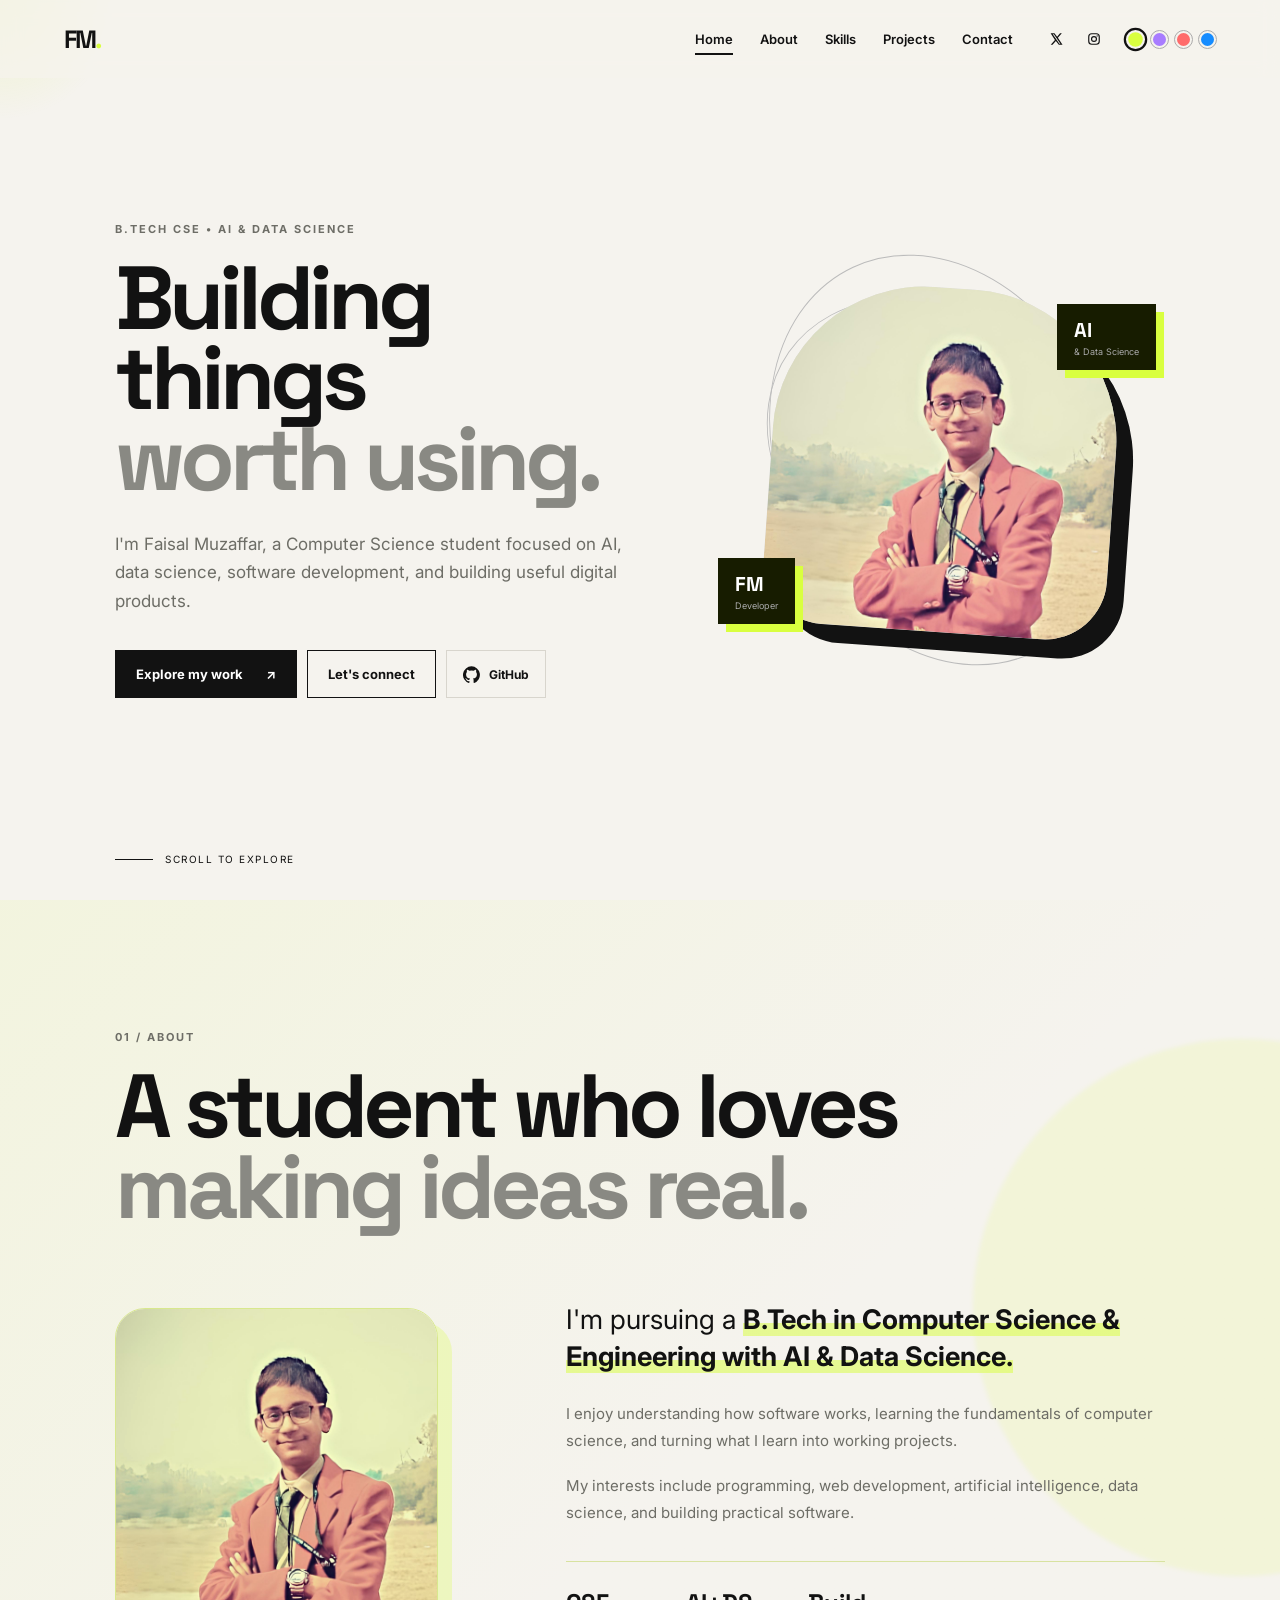
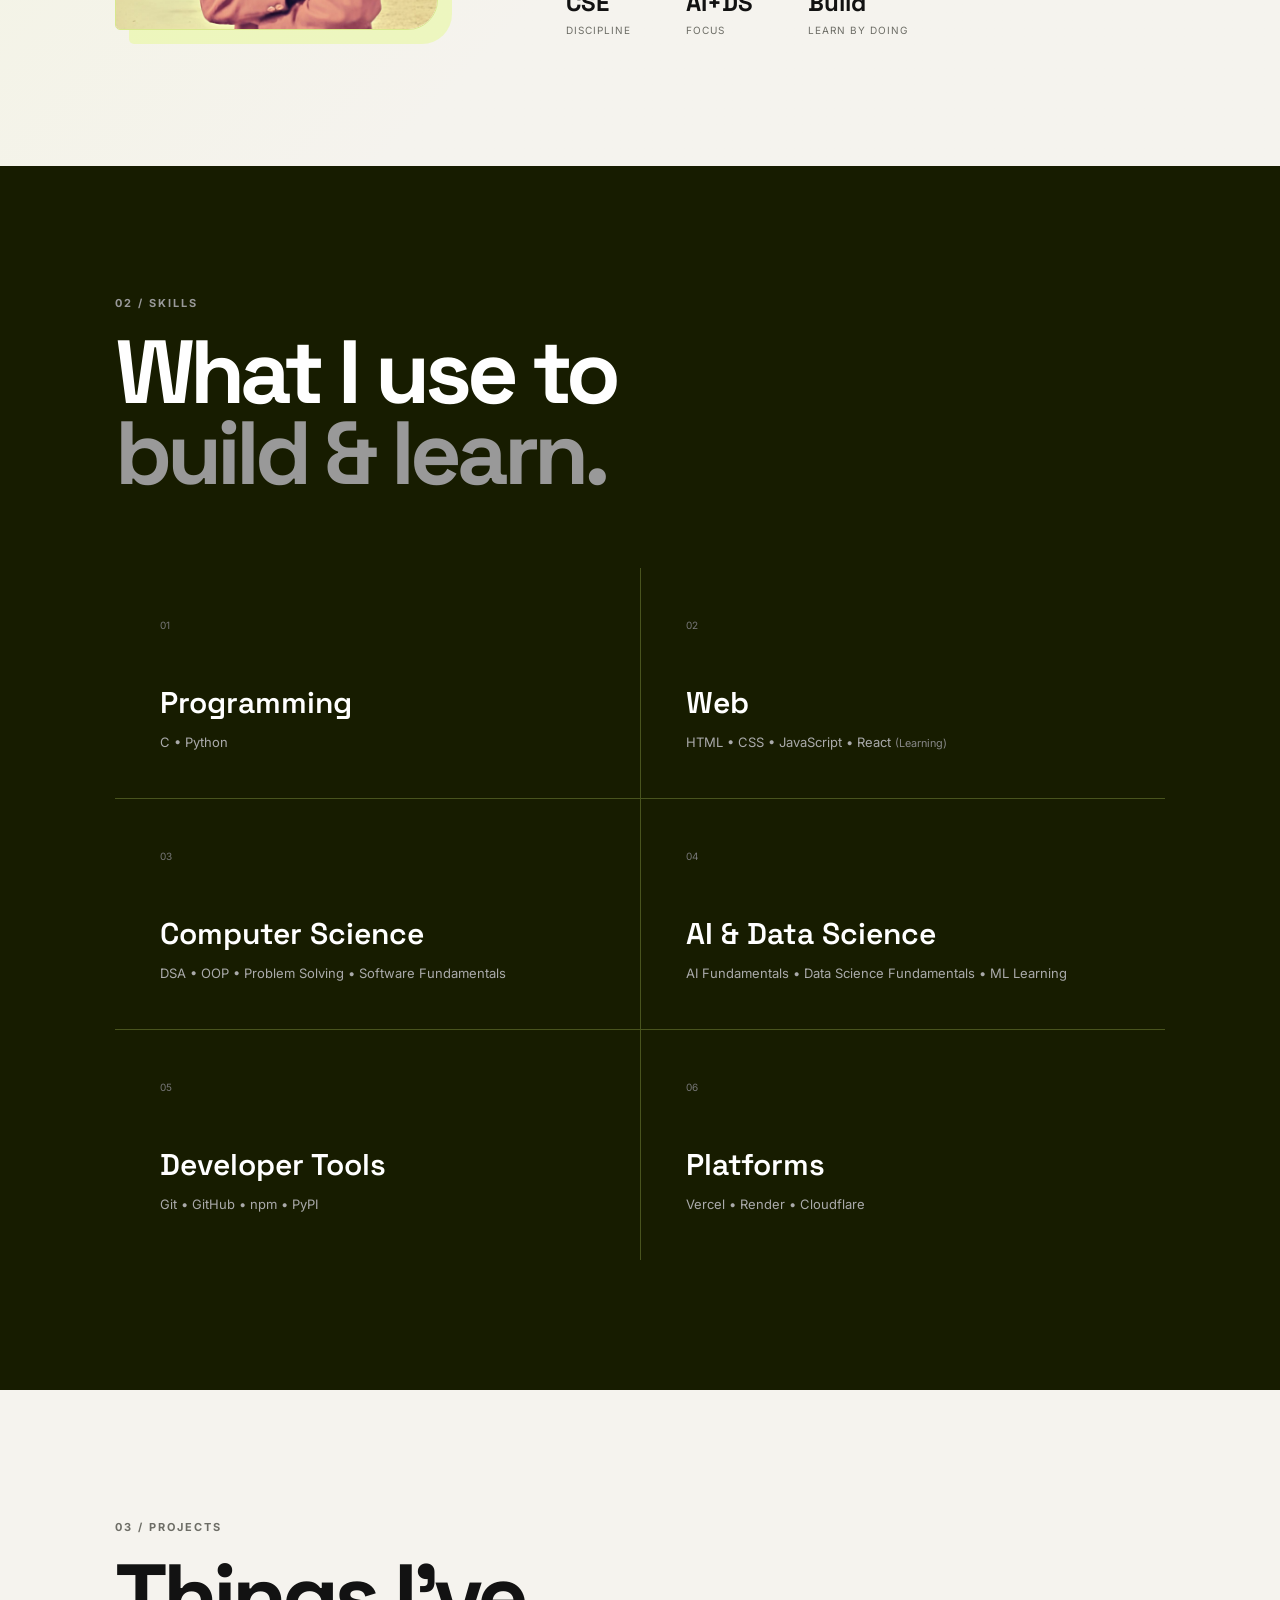
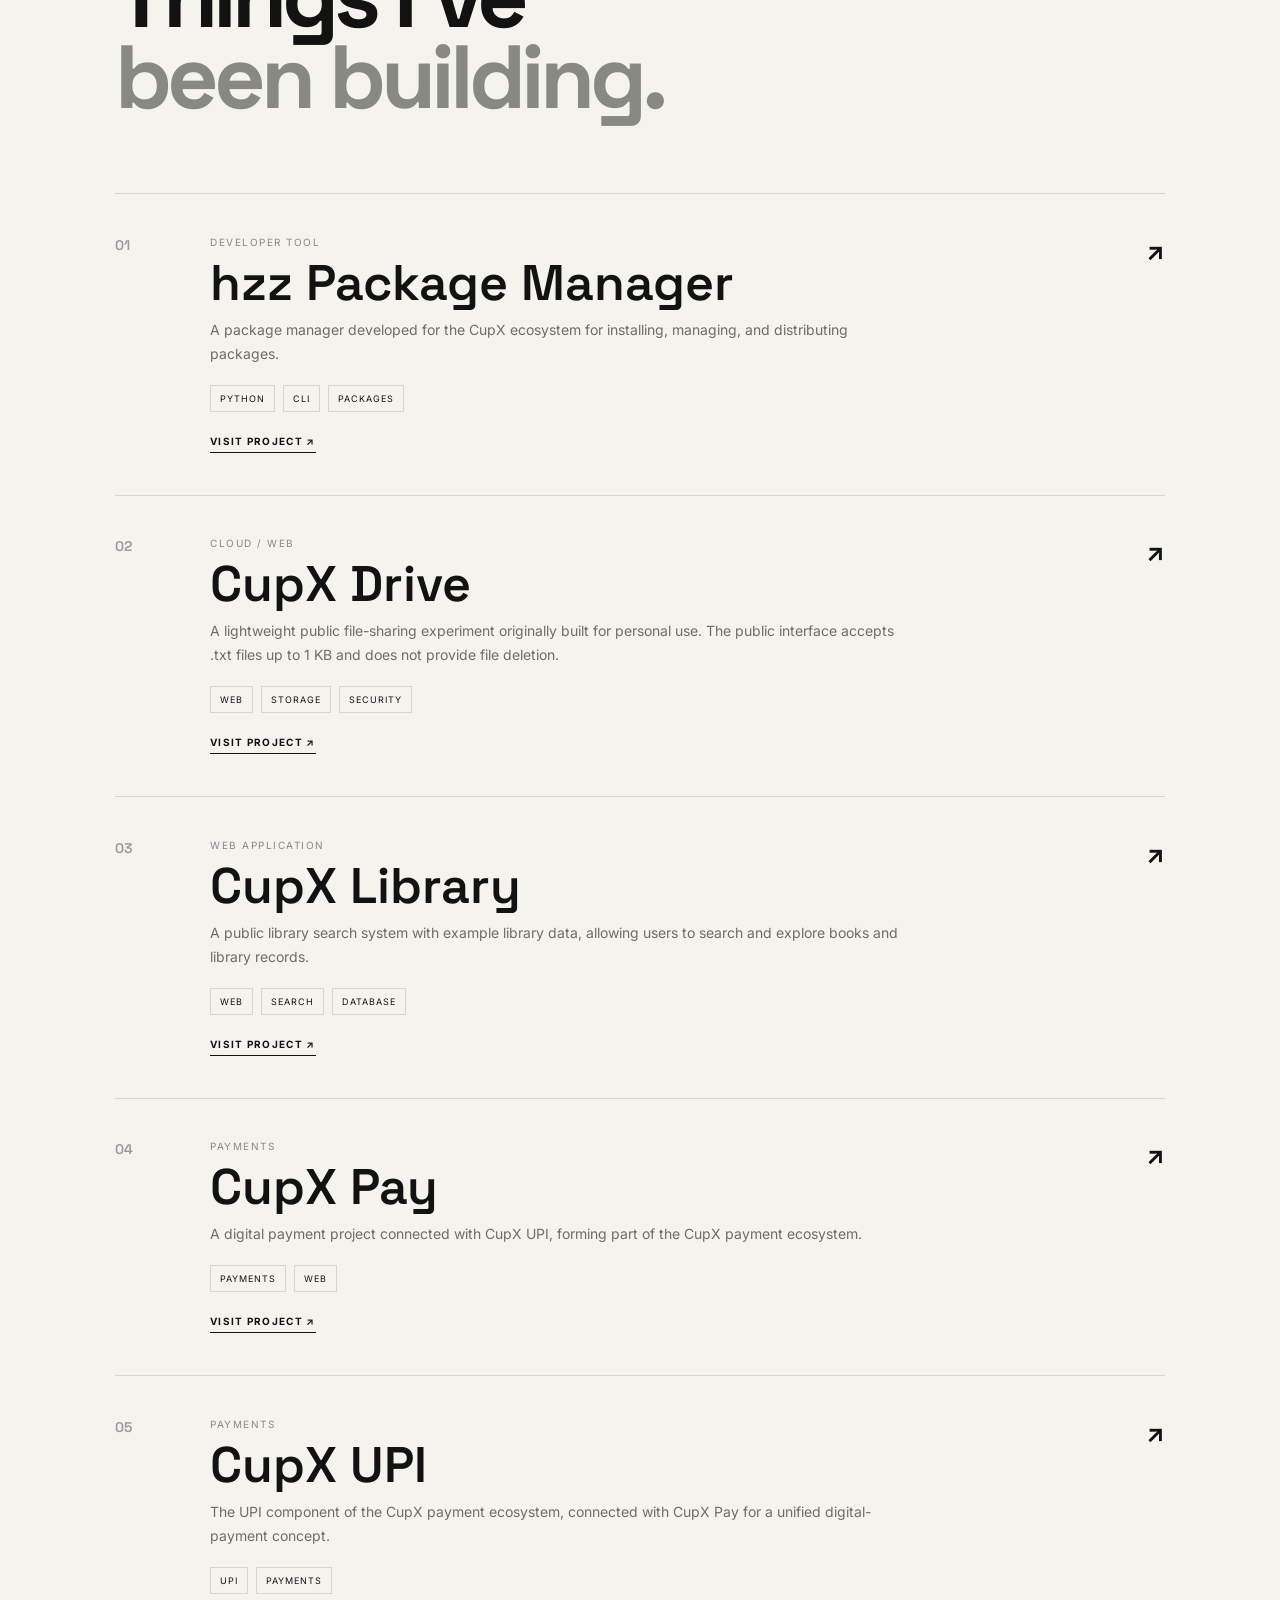
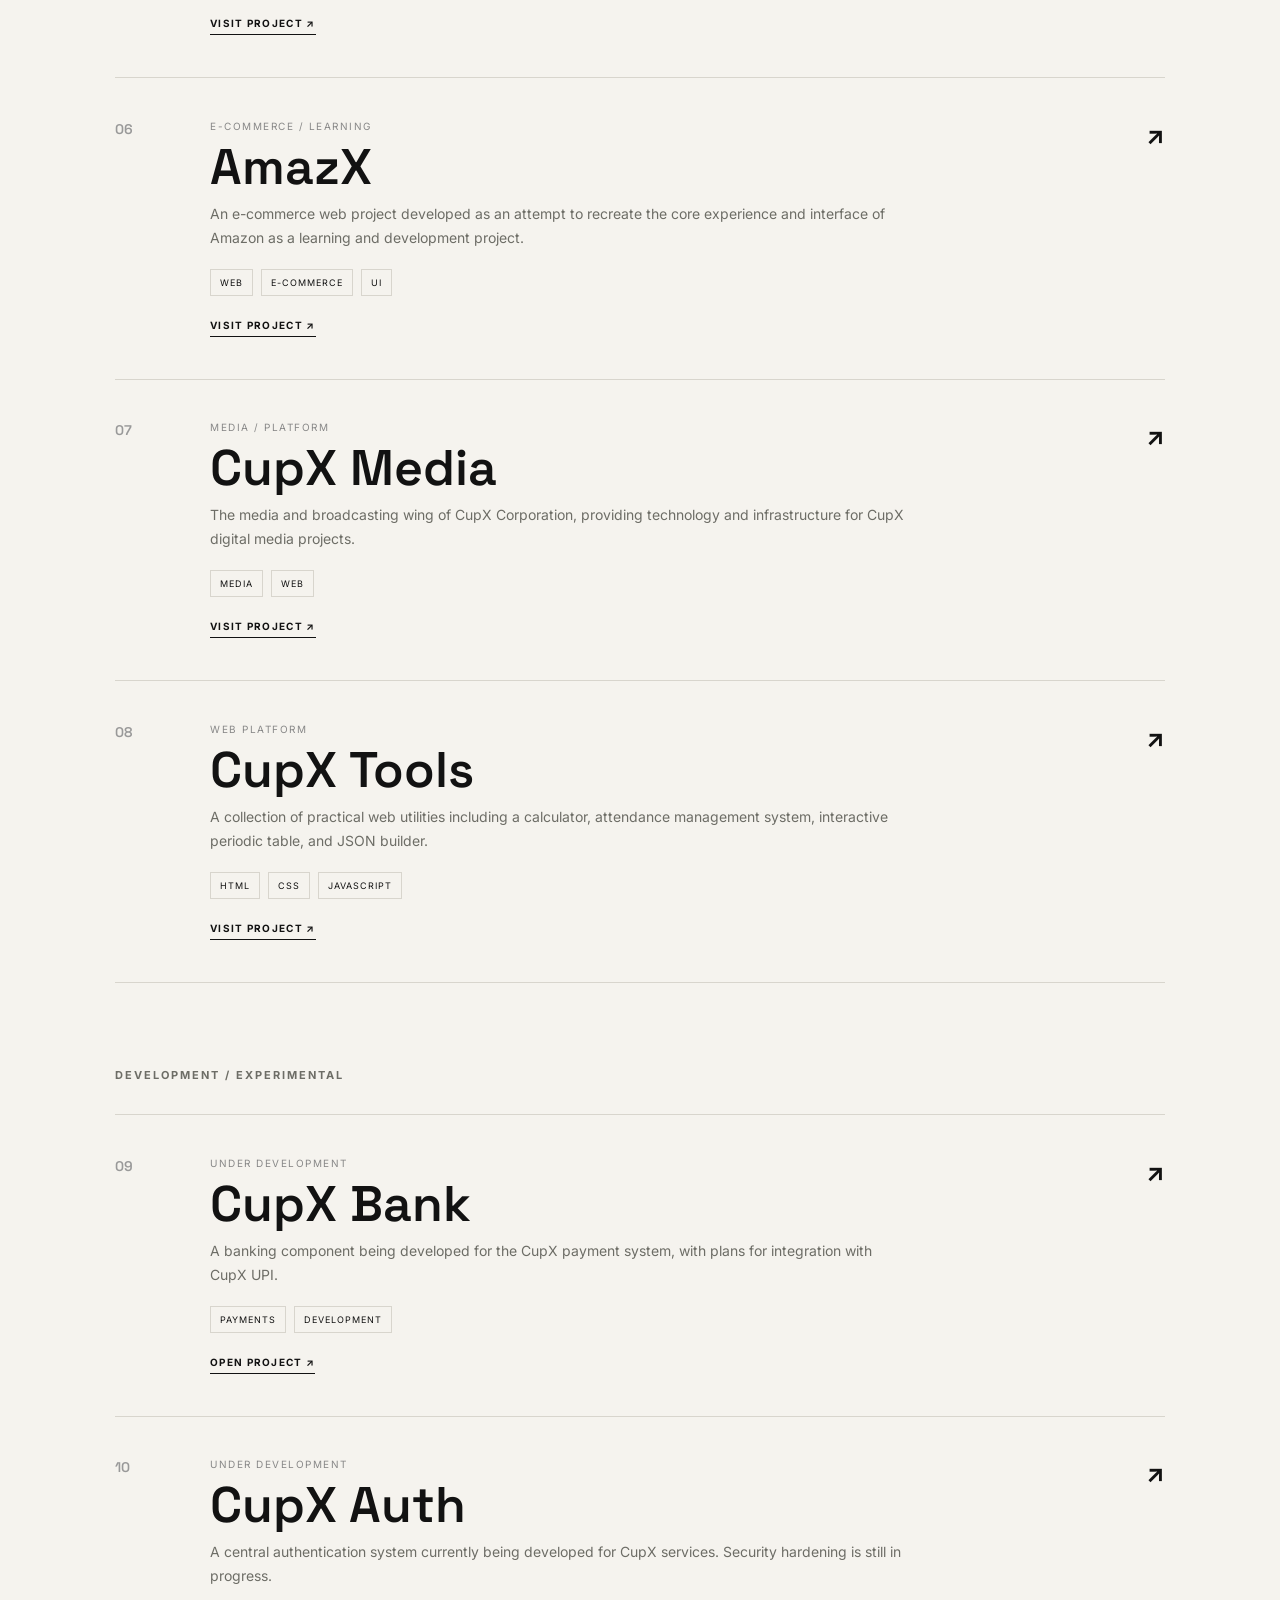
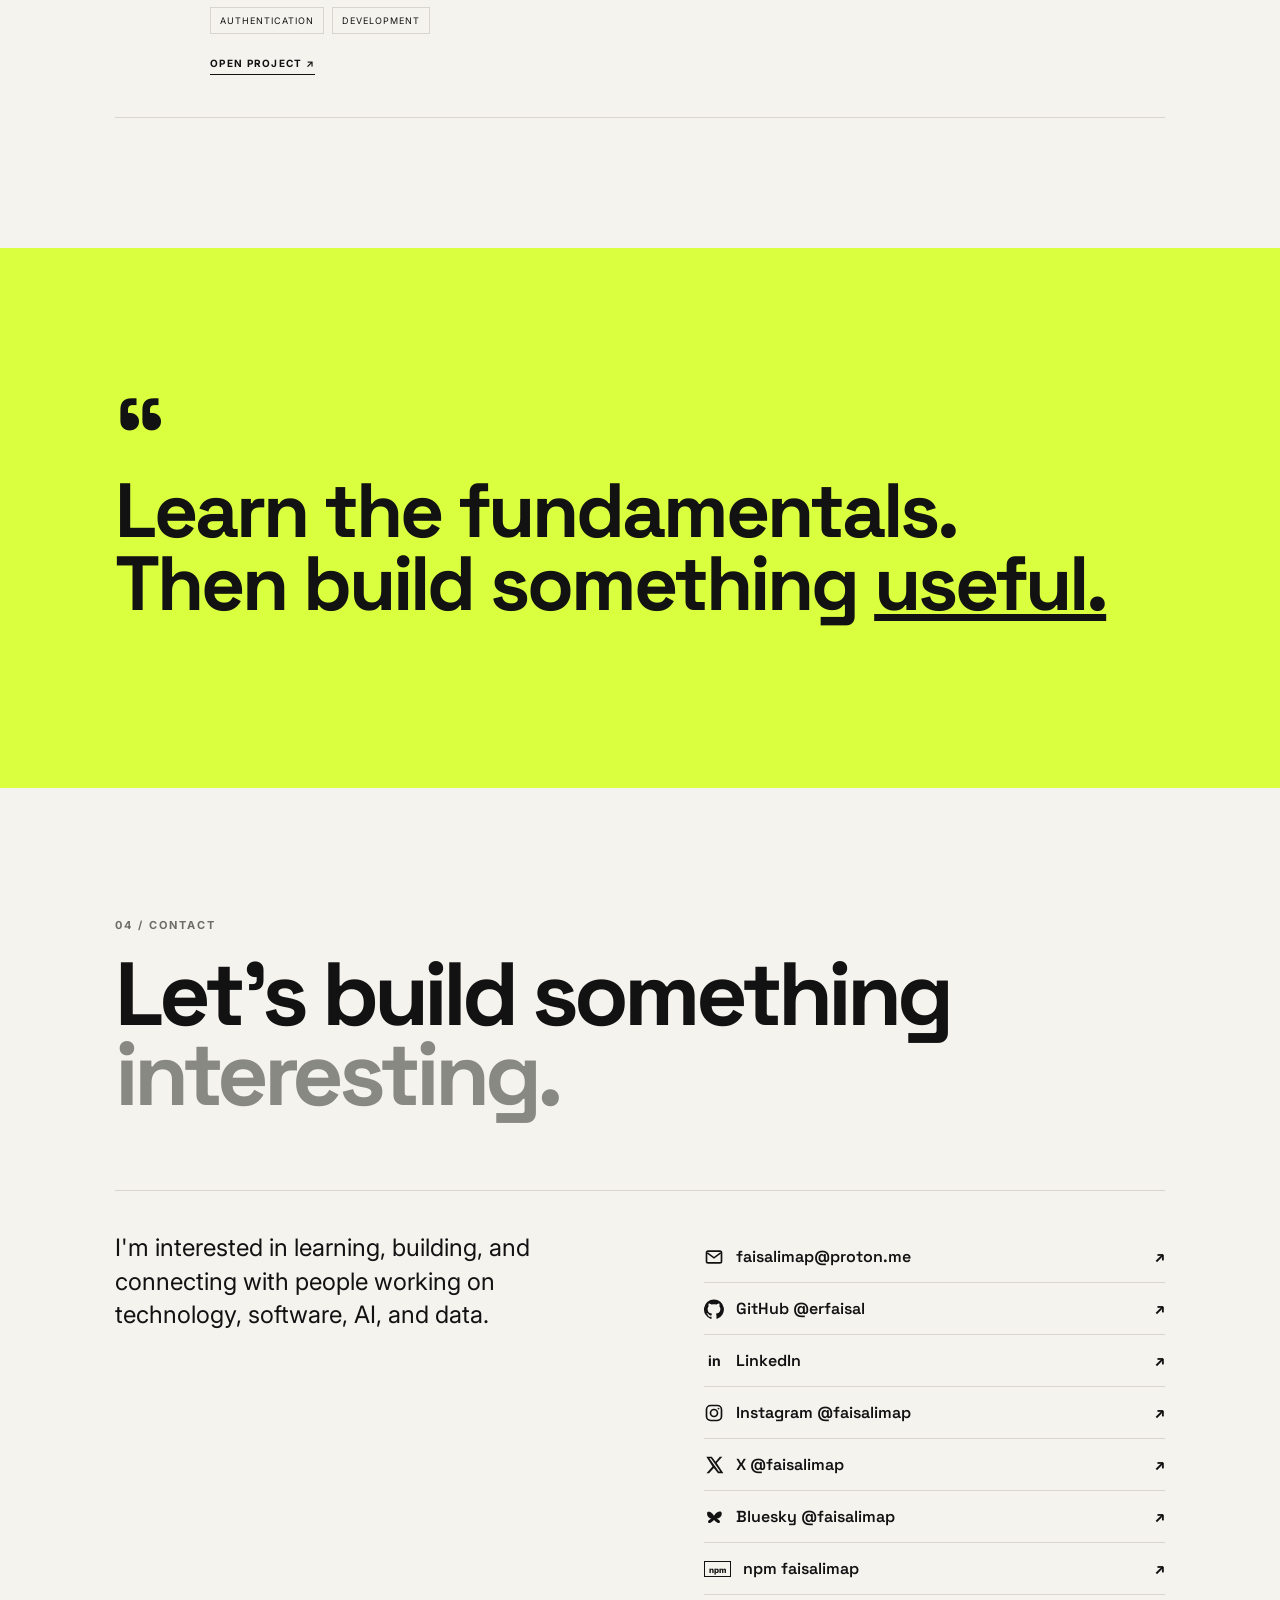
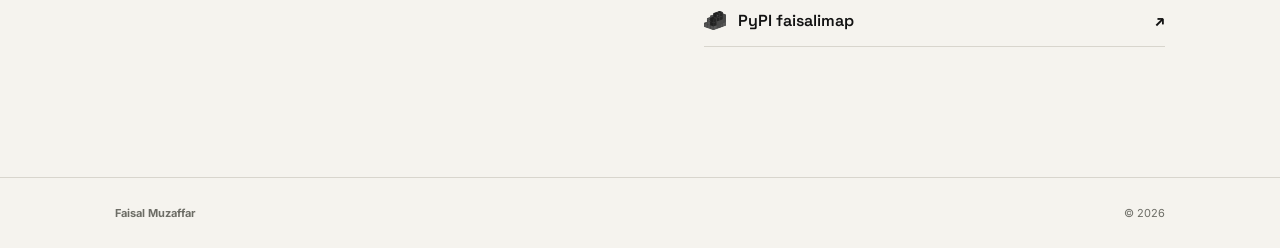
<file: index.html>
<!doctype html>
<html lang="en">
<head>
<meta charset="utf-8">
<meta name="viewport" content="width=device-width,initial-scale=1">
<meta name="description" content="Faisal Muzaffar — B.Tech CSE, AI & Data Science student and developer.">
<title>Faisal Muzaffar | Developer</title>
<link id="favicon" rel="icon" type="image/png" href="g.png"><meta name="theme-color" content="#d9ff3f">
<link rel="preconnect" href="https://fonts.googleapis.com">
<link rel="preconnect" href="https://fonts.gstatic.com" crossorigin>
<link href="https://fonts.googleapis.com/css2?family=Inter:wght@400;500;600;700;800&family=Space+Grotesk:wght@500;600;700&display=swap" rel="stylesheet">
<link rel="stylesheet" href="style.css?v=20260827-6">
</head>
<body>
<div class="progress"></div><div class="cursor-glow"></div>

<header>
  <a class="logo" href="#home">FM<span>.</span></a>
  <nav class="desktop-nav">
    <a class="active" href="#home">Home</a><a href="#about">About</a><a href="#skills">Skills</a><a href="#projects">Projects</a><a href="#contact">Contact</a>
  </nav>
  <div class="header-right">
    <div class="social-top">
      <a href="https://x.com/faisalimap" target="_blank" aria-label="X" class="icon-btn"><svg viewBox="0 0 24 24"><path d="M18.9 2H22l-6.77 7.74L23.2 22h-6.4l-5.01-6.55L6.06 22H2.94l7.24-8.28L2.8 2h6.56l4.53 5.97L18.9 2Zm-1.12 17.94h1.72L8.28 3.93H6.43l11.35 16.01Z"/></svg></a>
      <a href="https://www.instagram.com/faisalimap/" target="_blank" aria-label="Instagram" class="icon-btn"><svg viewBox="0 0 24 24"><rect x="3" y="3" width="18" height="18" rx="5"/><circle cx="12" cy="12" r="4.2"/><circle cx="17.4" cy="6.7" r="1.1" class="fill"/></svg></a>
    </div>
    <div class="colors" aria-label="Choose accent color">
      <button class="color green" data-color="green" aria-label="Green"></button><button class="color purple" data-color="purple" aria-label="Purple"></button><button class="color red" data-color="red" aria-label="Red"></button><button class="color blue" data-color="blue" aria-label="Blue"></button>
    </div>
    <button class="menu" aria-label="Open menu" aria-expanded="false"><i></i><i></i></button>
  </div>
  <div class="mobile-panel">
    <nav class="mobile-nav"><a href="#home">Home</a><a href="#about">About</a><a href="#skills">Skills</a><a href="#projects">Projects</a><a href="#contact">Contact</a></nav>
    <div class="mobile-social"><a href="https://x.com/faisalimap" target="_blank">X @faisalimap</a><a href="https://www.instagram.com/faisalimap/" target="_blank">Instagram @faisalimap</a></div>
    <div class="mobile-colors"><span>Color</span><button class="color green" data-color="green" aria-label="Green"></button><button class="color purple" data-color="purple" aria-label="Purple"></button><button class="color red" data-color="red" aria-label="Red"></button><button class="color blue" data-color="blue" aria-label="Blue"></button></div>
  </div>
</header>

<main>
<section id="home" class="hero section">
  <div class="hero-copy reveal">
    <p class="eyebrow">B.Tech CSE • AI & Data Science</p>
    <h1>Building things<br><span>worth using.</span></h1>
    <p class="hero-text">I'm Faisal Muzaffar, a Computer Science student focused on AI, data science, software development, and building useful digital products.</p>
    <div class="actions">
      <a class="btn primary" href="#projects">Explore my work <b>↗</b></a>
      <a class="btn" href="#contact">Let's connect</a>
      <a class="github-front" href="https://github.com/erfaisal" target="_blank" aria-label="GitHub @erfaisal">
        <svg viewBox="0 0 24 24" aria-hidden="true"><path d="M12 .5a12 12 0 0 0-3.79 23.39c.6.11.82-.26.82-.58v-2.05c-3.34.73-4.04-1.61-4.04-1.61-.55-1.4-1.34-1.77-1.34-1.77-1.09-.75.08-.74.08-.74 1.2.09 1.84 1.23 1.84 1.23 1.07 1.83 2.8 1.3 3.49.99.11-.78.42-1.3.76-1.6-2.67-.3-5.47-1.34-5.47-5.95 0-1.31.47-2.38 1.23-3.22-.12-.3-.53-1.52.12-3.17 0 0 1-.32 3.3 1.23a11.5 11.5 0 0 1 6 0c2.3-1.55 3.3-1.23 3.3-1.23.65 1.65.24 2.87.12 3.17.76.84 1.23 1.91 1.23 3.22 0 4.62-2.81 5.64-5.49 5.94.43.37.81 1.1.81 2.22v3.29c0 .32.22.7.83.58A12 12 0 0 0 12 .5Z"/></svg>
        GitHub
      </a>
    </div>
  </div>
  <div class="hero-art reveal delay">
    <div class="orbit o1"></div><div class="orbit o2"></div>
    <div class="portrait"><img src="me.jpg" alt="Faisal Muzaffar"></div>
    <div class="float top"><strong>AI</strong><small>& Data Science</small></div>
    <div class="float bottom"><strong>FM</strong><small>Developer</small></div>
  </div>
  <a class="scroll" href="#about"><span></span>Scroll to explore</a>
</section>

<section id="about" class="section">
  <div class="heading reveal"><p class="eyebrow">01 / About</p><h2>A student who loves<br><span>making ideas real.</span></h2></div>
  <div class="about-grid">
    <div class="about-photo reveal"><img src="me.jpg" alt="Faisal Muzaffar"></div>
    <div class="about-copy reveal delay">
      <p class="lead">I'm pursuing a <strong>B.Tech in Computer Science & Engineering with AI & Data Science.</strong></p>
      <p>I enjoy understanding how software works, learning the fundamentals of computer science, and turning what I learn into working projects.</p>
      <p>My interests include programming, web development, artificial intelligence, data science, and building practical software.</p>
      <div class="stats"><div><strong>CSE</strong><small>Discipline</small></div><div><strong>AI+DS</strong><small>Focus</small></div><div><strong>Build</strong><small>Learn by doing</small></div></div>
    </div>
  </div>
</section>

<section id="skills" class="section dark">
  <div class="heading reveal"><p class="eyebrow">02 / Skills</p><h2>What I use to<br><span>build & learn.</span></h2></div>
  <div class="skills">
    <article class="skill reveal"><em>01</em><h3>Programming</h3><p>C • Python</p></article>
    <article class="skill reveal"><em>02</em><h3>Web</h3><p>HTML • CSS • JavaScript • React <small>(Learning)</small></p></article>
    <article class="skill reveal"><em>03</em><h3>Computer Science</h3><p>DSA • OOP • Problem Solving • Software Fundamentals</p></article>
    <article class="skill reveal"><em>04</em><h3>AI & Data Science</h3><p>AI Fundamentals • Data Science Fundamentals • ML Learning</p></article>
    <article class="skill reveal"><em>05</em><h3>Developer Tools</h3><p>Git • GitHub • npm • PyPI</p></article>
    <article class="skill reveal"><em>06</em><h3>Platforms</h3><p>Vercel • Render • Cloudflare</p></article>
  </div>
</section>

<section id="projects" class="section">
  <div class="heading reveal"><p class="eyebrow">03 / Projects</p><h2>Things I've<br><span>been building.</span></h2></div>
  <div class="projects">
    <article class="project reveal"><div class="num">01</div><div><p class="tag">Developer Tool</p><h3>hzz Package Manager</h3><p>A package manager developed for the CupX ecosystem for installing, managing, and distributing packages.</p><div class="chips"><span>Python</span><span>CLI</span><span>Packages</span></div><a href="https://hzz.cupx.in/" target="_blank">Visit project ↗</a></div><b class="arrow">↗</b></article>
    <article class="project reveal"><div class="num">02</div><div><p class="tag">Cloud / Web</p><h3>CupX Drive</h3><p>A lightweight public file-sharing experiment originally built for personal use. The public interface accepts .txt files up to 1 KB and does not provide file deletion.</p><div class="chips"><span>Web</span><span>Storage</span><span>Security</span></div><a href="https://drv.cupx.in/" target="_blank">Visit project ↗</a></div><b class="arrow">↗</b></article>
    <article class="project reveal"><div class="num">03</div><div><p class="tag">Web Application</p><h3>CupX Library</h3><p>A public library search system with example library data, allowing users to search and explore books and library records.</p><div class="chips"><span>Web</span><span>Search</span><span>Database</span></div><a href="https://library.cupx.in/" target="_blank">Visit project ↗</a></div><b class="arrow">↗</b></article>
    <article class="project reveal"><div class="num">04</div><div><p class="tag">Payments</p><h3>CupX Pay</h3><p>A digital payment project connected with CupX UPI, forming part of the CupX payment ecosystem.</p><div class="chips"><span>Payments</span><span>Web</span></div><a href="https://pay.cupx.in/" target="_blank">Visit project ↗</a></div><b class="arrow">↗</b></article>
    <article class="project reveal"><div class="num">05</div><div><p class="tag">Payments</p><h3>CupX UPI</h3><p>The UPI component of the CupX payment ecosystem, connected with CupX Pay for a unified digital-payment concept.</p><div class="chips"><span>UPI</span><span>Payments</span></div><a href="https://upi.cupx.in/" target="_blank">Visit project ↗</a></div><b class="arrow">↗</b></article>
    <article class="project reveal"><div class="num">06</div><div><p class="tag">E-commerce / Learning</p><h3>AmazX</h3><p>An e-commerce web project developed as an attempt to recreate the core experience and interface of Amazon as a learning and development project.</p><div class="chips"><span>Web</span><span>E-commerce</span><span>UI</span></div><a href="https://amazx.cupx.in/" target="_blank">Visit project ↗</a></div><b class="arrow">↗</b></article>
    <article class="project reveal"><div class="num">07</div><div><p class="tag">Media / Platform</p><h3>CupX Media</h3><p>The media and broadcasting wing of CupX Corporation, providing technology and infrastructure for CupX digital media projects.</p><div class="chips"><span>Media</span><span>Web</span></div><a href="https://media.cupx.in/" target="_blank">Visit project ↗</a></div><b class="arrow">↗</b></article>
    <article class="project reveal"><div class="num">08</div><div><p class="tag">Web Platform</p><h3>CupX Tools</h3><p>A collection of practical web utilities including a calculator, attendance management system, interactive periodic table, and JSON builder.</p><div class="chips"><span>HTML</span><span>CSS</span><span>JavaScript</span></div><a href="https://tools.cupx.in/" target="_blank">Visit project ↗</a></div><b class="arrow">↗</b></article>
  </div>

  <p class="eyebrow sub">Development / Experimental</p>
  <div class="projects">
    <article class="project reveal"><div class="num">09</div><div><p class="tag">Under Development</p><h3>CupX Bank</h3><p>A banking component being developed for the CupX payment system, with plans for integration with CupX UPI.</p><div class="chips"><span>Payments</span><span>Development</span></div><a href="https://bank.cupx.in/" target="_blank">Open project ↗</a></div><b class="arrow">↗</b></article>
    <article class="project reveal"><div class="num">10</div><div><p class="tag">Under Development</p><h3>CupX Auth</h3><p>A central authentication system currently being developed for CupX services. Security hardening is still in progress.</p><div class="chips"><span>Authentication</span><span>Development</span></div><a href="https://auth.cupx.in/" target="_blank">Open project ↗</a></div><b class="arrow">↗</b></article>
  </div>
</section>

<section class="quote section"><div class="reveal"><span>“</span><h2>Learn the fundamentals.<br>Then build something <i>useful.</i></h2></div></section>

<section id="contact" class="section">
  <div class="heading reveal"><p class="eyebrow">04 / Contact</p><h2>Let's build something<br><span>interesting.</span></h2></div>
  <div class="contact reveal">
    <p>I'm interested in learning, building, and connecting with people working on technology, software, AI, and data.</p>
    <div class="links">
      <a href="mailto:faisalimap@proton.me"><svg class="contact-icon email-icon" viewBox="0 0 24 24" aria-hidden="true"><rect x="3" y="5" width="18" height="14" rx="2"/><path d="m4 7 8 6 8-6"/></svg><span>faisalimap@proton.me</span><b>↗</b></a>
      <a href="https://github.com/erfaisal" target="_blank"><svg class="contact-icon" viewBox="0 0 24 24"><path d="M12 .5a12 12 0 0 0-3.79 23.39c.6.11.82-.26.82-.58v-2.05c-3.34.73-4.04-1.61-4.04-1.61-.55-1.4-1.34-1.77-1.34-1.77-1.09-.75.08-.74.08-.74 1.2.09 1.84 1.23 1.84 1.23 1.07 1.83 2.8 1.3 3.49.99.11-.78.42-1.3.76-1.6-2.67-.3-5.47-1.34-5.47-5.95 0-1.31.47-2.38 1.23-3.22-.12-.3-.53-1.52.12-3.17 0 0 1-.32 3.3 1.23a11.5 11.5 0 0 1 6 0c2.3-1.55 3.3-1.23 3.3-1.23.65 1.65.24 2.87.12 3.17.76.84 1.23 1.91 1.23 3.22 0 4.62-2.81 5.64-5.49 5.94.43.37.81 1.1.81 2.22v3.29c0 .32.22.7.83.58A12 12 0 0 0 12 .5Z"/></svg><span>GitHub @erfaisal</span><b>↗</b></a>
      <a href="https://www.linkedin.com/in/faisalimap/" target="_blank"><span class="contact-icon text-icon">in</span><span>LinkedIn</span><b>↗</b></a>
      <a href="https://www.instagram.com/faisalimap/" target="_blank"><svg class="contact-icon" viewBox="0 0 24 24"><rect x="3" y="3" width="18" height="18" rx="5"/><circle cx="12" cy="12" r="4.2"/><circle cx="17.4" cy="6.7" r="1.1" class="fill"/></svg><span>Instagram @faisalimap</span><b>↗</b></a>
      <a href="https://x.com/faisalimap" target="_blank"><svg class="contact-icon" viewBox="0 0 24 24"><path d="M18.9 2H22l-6.77 7.74L23.2 22h-6.4l-5.01-6.55L6.06 22H2.94l7.24-8.28L2.8 2h6.56l4.53 5.97L18.9 2Zm-1.12 17.94h1.72L8.28 3.93H6.43l11.35 16.01Z"/></svg><span>X @faisalimap</span><b>↗</b></a>
      <a href="https://bsky.app/profile/faisalimap.bsky.social" target="_blank"><svg class="contact-icon" viewBox="0 0 24 24" aria-hidden="true"><path d="M5 5.5c2.4.1 4.6 1.7 7 4.9 2.4-3.2 4.6-4.8 7-4.9 1.3 0 2.3.7 2.3 2.2 0 4-3.1 6.1-6.2 6.1h-.2c1.1.5 2.3 1.2 3.3 2.2.9.9 1.2 1.8.7 2.5-.5.8-1.7.8-2.8.3-1.4-.6-2.8-1.7-4.1-3.1-1.3 1.4-2.7 2.5-4.1 3.1-1.1.5-2.3.5-2.8-.3-.5-.7-.2-1.6.7-2.5 1-.9 2.2-1.7 3.3-2.2h-.2C6.8 13.8 3.7 11.7 3.7 7.7c0-1.5 1-2.2 2.3-2.2Z"/></svg><span>Bluesky @faisalimap</span><b>↗</b></a>
      <a href="https://www.npmjs.com/~faisalimap" target="_blank"><span class="contact-icon npm-icon">npm</span><span>npm faisalimap</span><b>↗</b></a>
      <a href="https://pypi.org/user/faisalimap/" target="_blank"><img class="pypi-icon" data-pypi-icon alt="PyPI"><span>PyPI faisalimap</span><b>↗</b></a>
    </div>
  </div>
</section>
</main>
<footer><strong>Faisal Muzaffar</strong><span>© <span id="year"></span></span></footer>
<script src="script.js?v=20260827-5"></script>
</body>
</html>
</file>
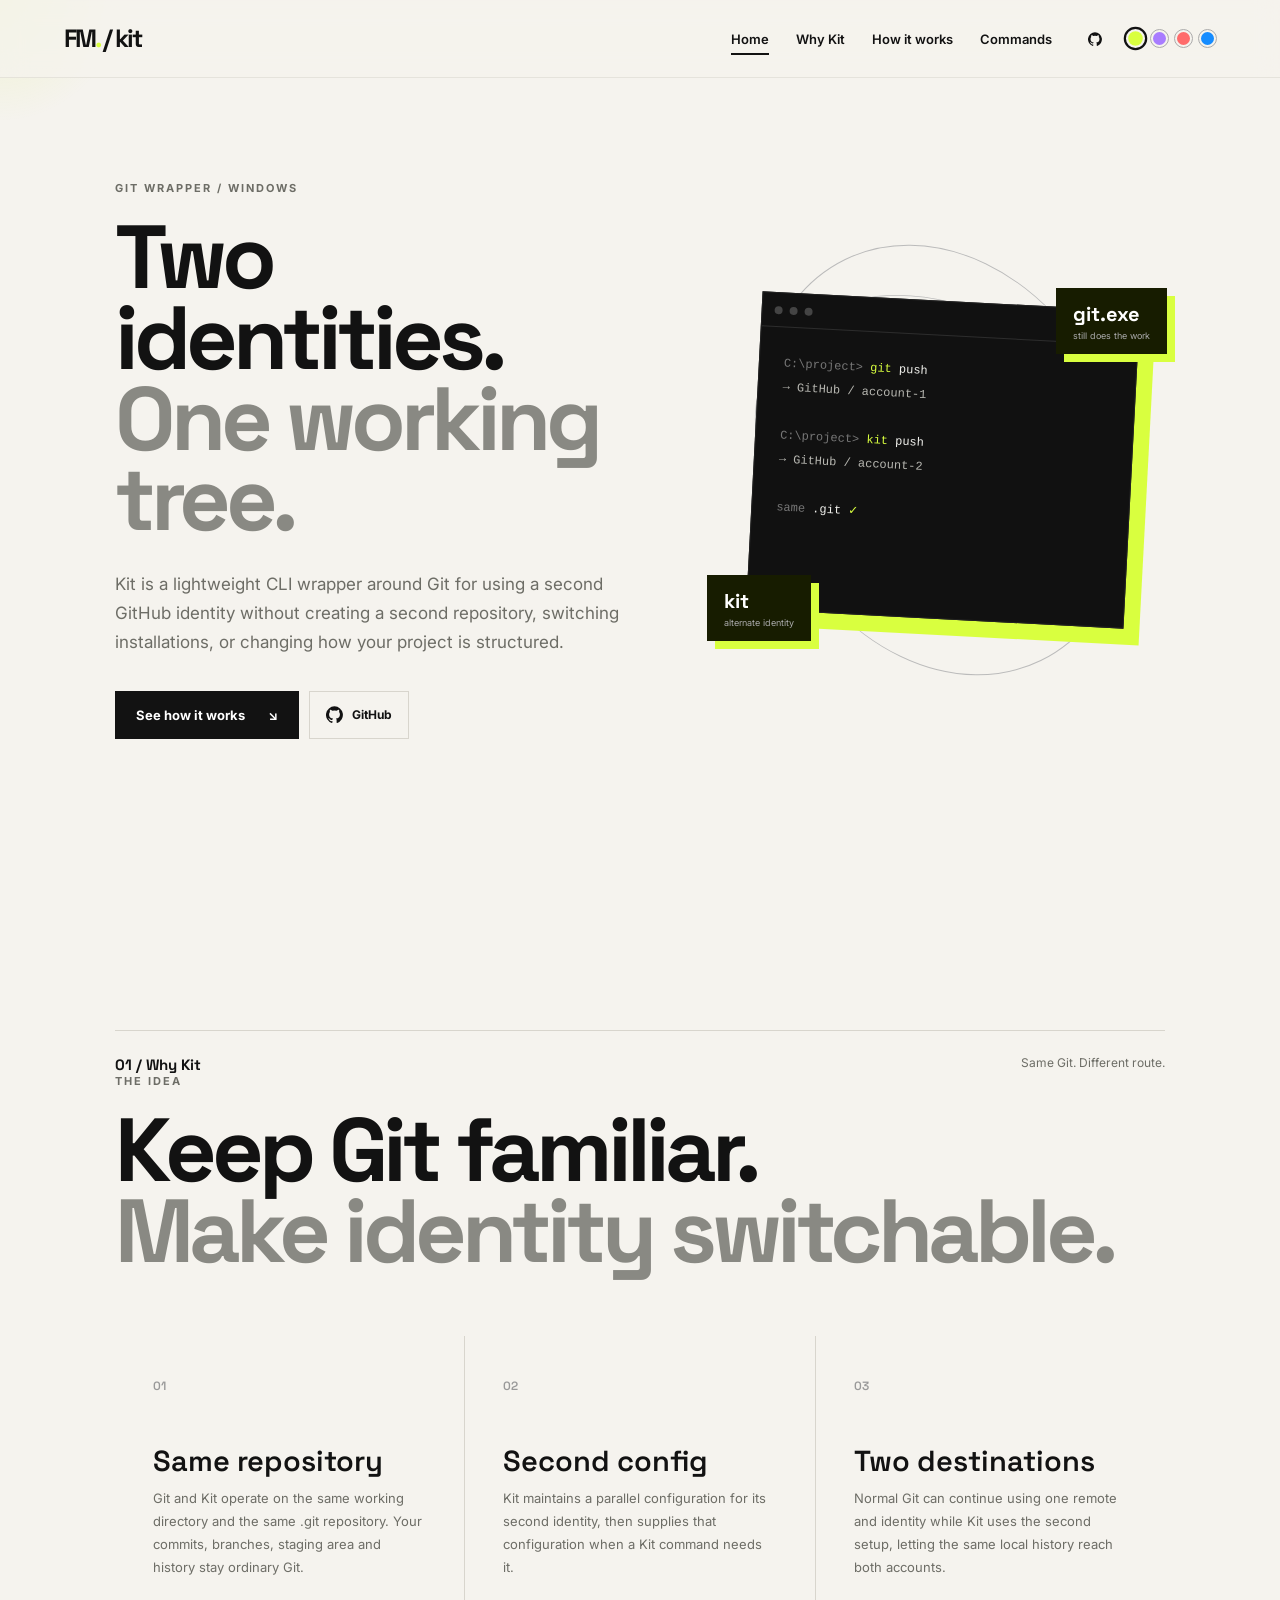
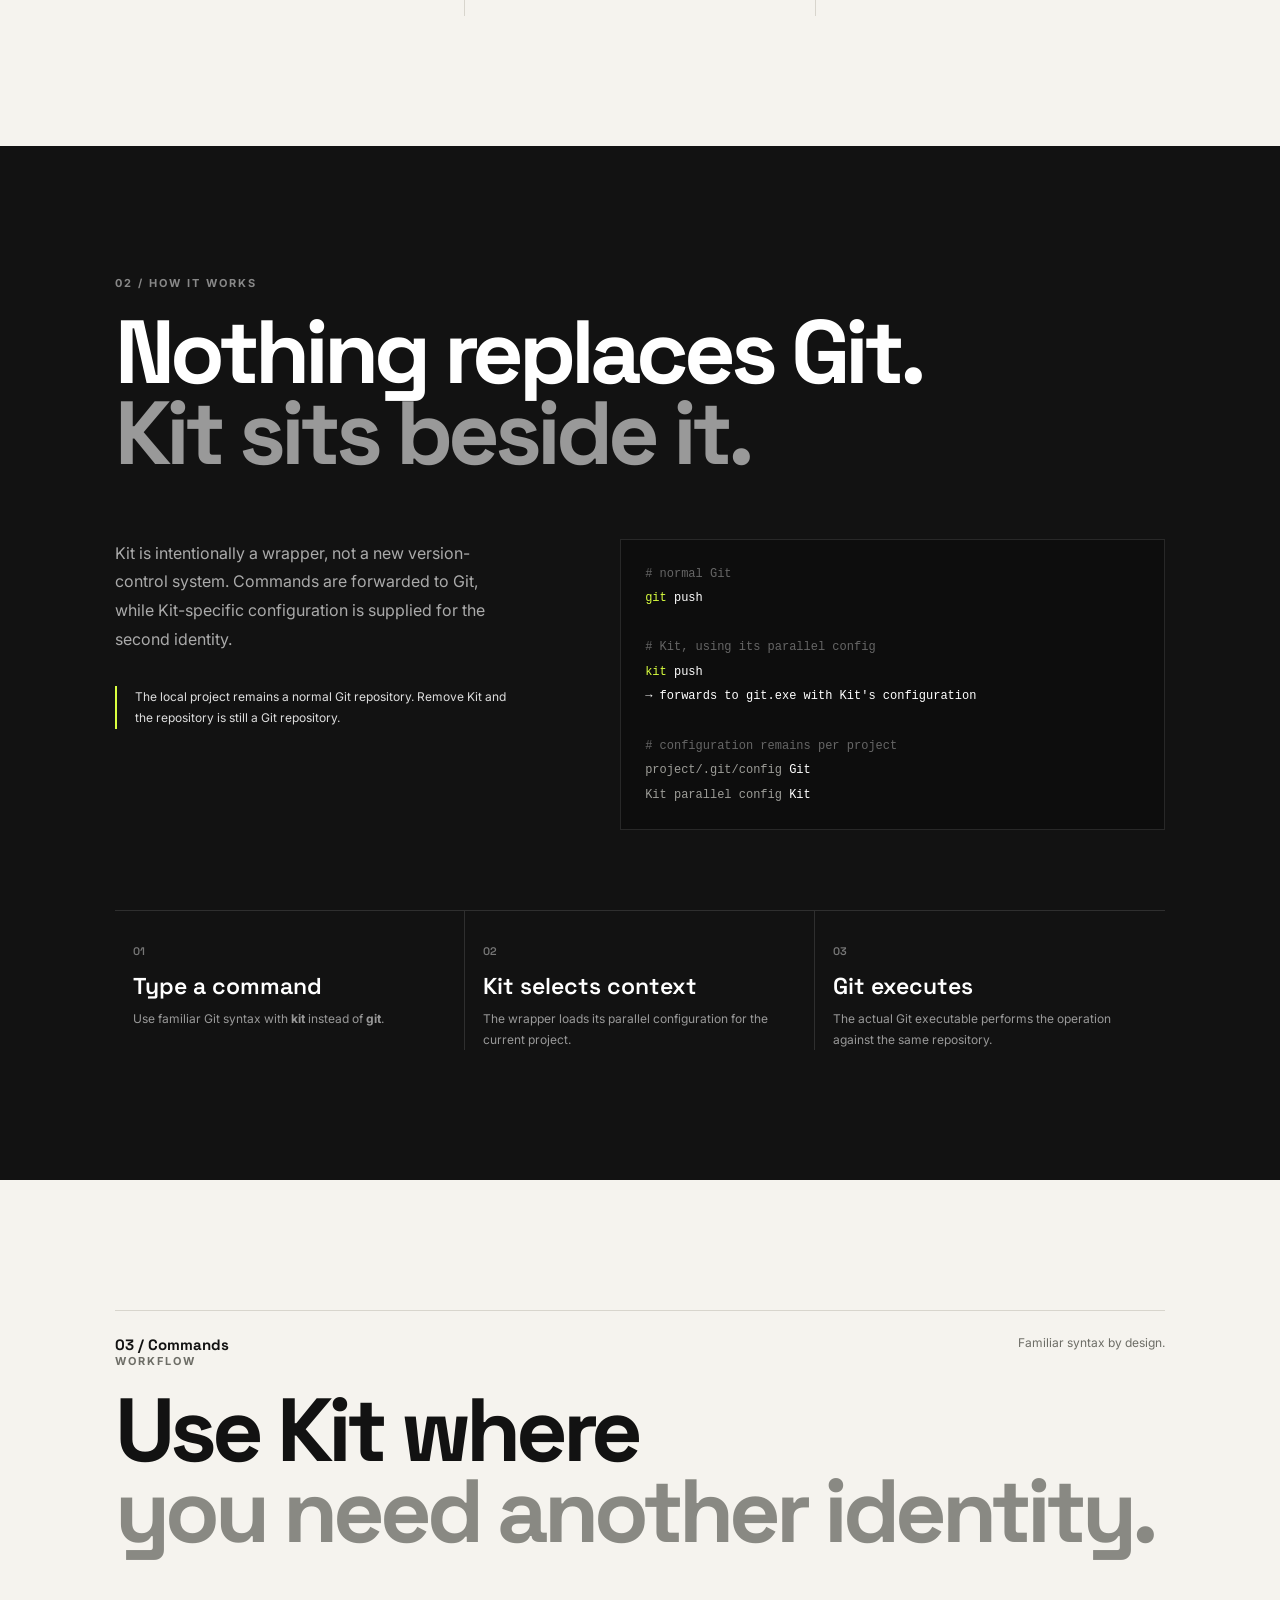
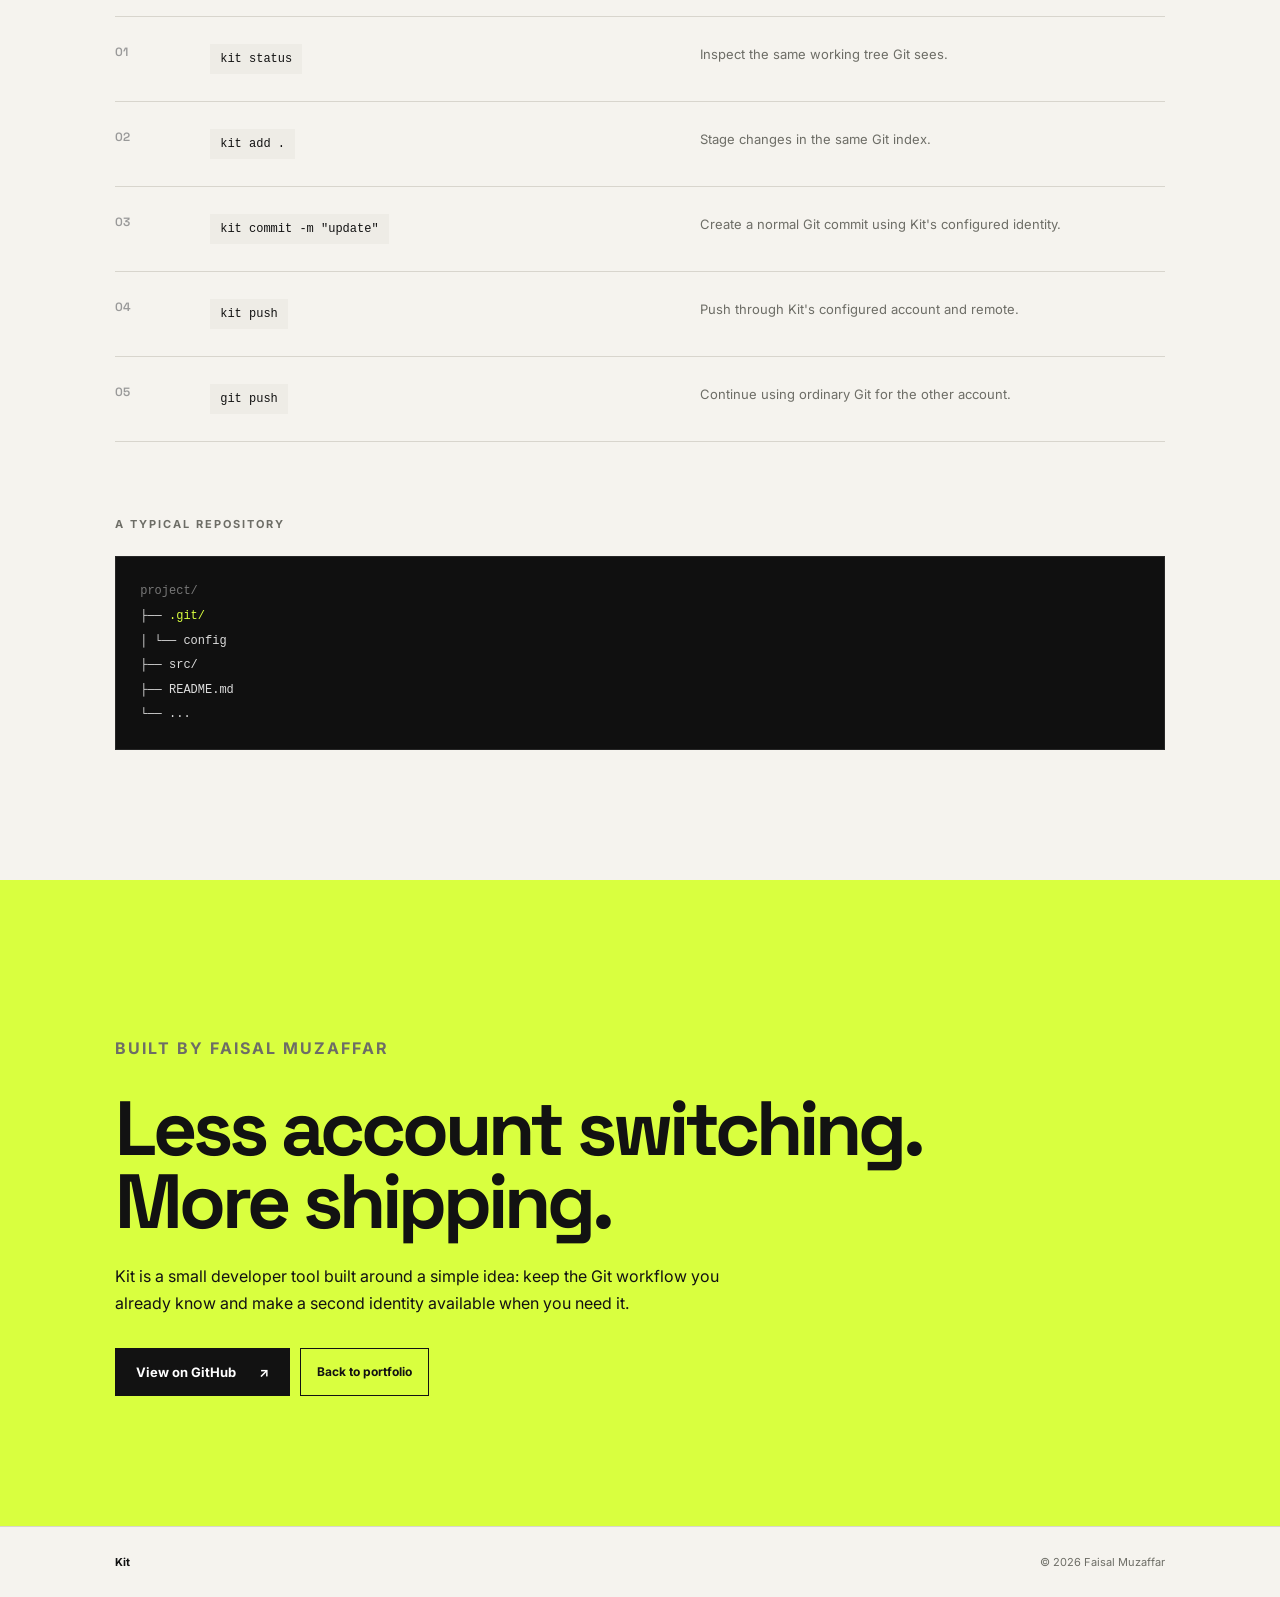
<file: kit/index.html>
<!doctype html>
<html lang="en">
<head>
<meta charset="utf-8">
<meta name="viewport" content="width=device-width,initial-scale=1">
<meta name="description" content="Kit — a Git CLI wrapper for working with a second GitHub identity on the same machine.">
<meta name="theme-color" content="#d9ff3f">
<title>Kit | Dual GitHub identities, one working tree.</title>
<link rel="icon" type="image/png" href="/favicon.ico">
<link rel="preconnect" href="https://fonts.googleapis.com">
<link rel="preconnect" href="https://fonts.gstatic.com" crossorigin>
<link href="https://fonts.googleapis.com/css2?family=Inter:wght@400;500;600;700;800&family=Space+Grotesk:wght@500;600;700&display=swap" rel="stylesheet">
<style>
:root{--bg:#f5f3ee;--ink:#121212;--muted:#6d6d66;--line:#d8d5cd;--accent:#d9ff3f;--deep:#171c00}
*{box-sizing:border-box;margin:0;padding:0}
html{scroll-behavior:smooth}
body{background:var(--bg);color:var(--ink);font-family:Inter,Arial,sans-serif;overflow-x:hidden}
::selection{background:var(--ink);color:var(--accent)}
a{color:inherit;text-decoration:none}
button{font:inherit}
.progress{position:fixed;z-index:50;top:0;left:0;width:0;height:3px;background:var(--accent)}
.cursor-glow{position:fixed;z-index:0;width:260px;height:260px;border-radius:50%;pointer-events:none;transform:translate(-50%,-50%);background:radial-gradient(circle,color-mix(in srgb,var(--accent) 17%,transparent),transparent 66%)}
header{height:78px;position:fixed;z-index:20;top:0;left:0;width:100%;padding:0 5vw;display:flex;align-items:center;background:rgba(245,243,238,.78);backdrop-filter:blur(12px);border-bottom:1px solid rgba(216,213,205,.55)}
.logo{font:700 25px/1 "Space Grotesk";letter-spacing:-2px;margin-right:auto}
.logo span{color:var(--accent)}
nav{display:flex;gap:27px;font-size:13px;font-weight:600}
nav a{padding:8px 0;position:relative}
nav a:after{content:"";position:absolute;bottom:0;left:0;width:0;height:2px;background:var(--ink);transition:.25s}
nav a:hover:after,nav a.active:after{width:100%}
.header-right{display:flex;align-items:center;gap:17px;margin-left:28px}
.social-top{display:flex;gap:8px}
.icon-btn{width:30px;height:30px;border:1px solid transparent;border-radius:50%;display:grid;place-items:center;transition:.2s}
.icon-btn:hover{background:var(--ink);color:#fff}
.icon-btn svg{width:14px;height:14px;fill:currentColor}
.colors{display:flex;gap:7px}
.color{width:17px;height:17px;border-radius:50%;border:2px solid var(--bg);outline:1px solid #aaa;cursor:pointer;padding:0;transition:.2s}
.color:hover{transform:scale(1.18)}
.color.active{outline:2px solid var(--ink);transform:scale(1.12)}
.green{background:#d9ff3f}.purple{background:#a87cff}.red{background:#ff6b6b}.blue{background:#168cff}
.menu{display:none;border:0;background:none;cursor:pointer}
.menu i{display:block;width:25px;height:2px;background:var(--ink);margin:5px}
.mobile-panel{display:none}

main{position:relative;z-index:1}
.section{position:relative;padding:130px 9vw}
.hero{min-height:100vh;padding-top:150px;display:grid;grid-template-columns:1.1fr .9fr;align-items:center;gap:5vw}
.eyebrow{font-size:11px;letter-spacing:2px;text-transform:uppercase;font-weight:700;color:var(--muted);margin-bottom:22px}
.hero h1,.heading h2{font:700 clamp(54px,7vw,100px)/.9 "Space Grotesk";letter-spacing:-5px}
.hero h1 span,.heading h2 span{color:#898983}
.hero-text{max-width:620px;color:var(--muted);font-size:17px;line-height:1.7;margin:30px 0 34px}
.actions{display:flex;align-items:center;gap:10px;flex-wrap:wrap}
.btn{border:1px solid var(--ink);padding:15px 20px;font-size:13px;font-weight:700;transition:.25s}
.btn.primary{background:var(--ink);color:#fff}
.btn b{margin-left:20px}
.btn:hover{transform:translateY(-3px);box-shadow:5px 5px 0 var(--ink)}
.repo-btn{height:48px;padding:0 16px;border:1px solid var(--line);display:flex;align-items:center;gap:9px;font-size:12px;font-weight:700;transition:.25s}
.repo-btn svg{width:17px;height:17px;fill:currentColor}
.repo-btn:hover{background:#fff;border-color:var(--ink);transform:translateY(-3px)}

.hero-art{width:min(430px,82vw);aspect-ratio:1;justify-self:center;position:relative}
.orbit{position:absolute;inset:0;border:1px solid #bbb;border-radius:50%}
.o1{transform:rotate(31deg) scale(.93,.7)}
.o2{transform:rotate(-26deg) scale(.82,1.04)}
.terminal{position:absolute;z-index:2;inset:13% 6%;background:#111;color:#f2f2ee;border:1px solid #222;box-shadow:16px 16px 0 var(--accent);transform:rotate(3deg)}
.terminal-bar{height:34px;border-bottom:1px solid #2d2d2d;display:flex;align-items:center;gap:7px;padding:0 12px}
.terminal-dot{width:8px;height:8px;border-radius:50%;background:#444}
.terminal-body{padding:24px 24px;font:12px/2.0 "JetBrains Mono",Consolas,monospace}
.terminal-body .muted{color:#777}.terminal-body .accent{color:var(--accent)}.terminal-body .soft{color:#b8b8b2}
.float{position:absolute;z-index:4;background:var(--deep);color:#fff;padding:13px 17px;display:flex;flex-direction:column;box-shadow:8px 8px 0 var(--accent)}
.float strong{font:700 20px "Space Grotesk"}.float small{font-size:9px;color:#aaa;margin-top:3px}
.float.top{top:10%;right:-2%}.float.bottom{bottom:8%;left:-5%}

.intro-rule{border-top:1px solid var(--line);padding-top:24px;display:flex;justify-content:space-between;gap:30px;font-size:12px;color:var(--muted)}
.intro-rule strong{font-family:"Space Grotesk";font-size:15px;color:var(--ink)}
.heading{margin-bottom:65px}
.cards{display:grid;grid-template-columns:repeat(3,1fr);gap:1px;background:var(--line)}
.card{background:var(--bg);padding:38px;min-height:255px;transition:.25s}
.card:hover{background:#efede7}
.card .n{font:600 12px "Space Grotesk";color:#999}
.card h3{font:600 29px/1 "Space Grotesk";margin:52px 0 12px}
.card p{font-size:13px;line-height:1.75;color:var(--muted)}

.code-section{background:var(--ink);color:#fff}
.code-section .eyebrow{color:#888}.code-section .heading h2 span{color:#999}
.code-layout{display:grid;grid-template-columns:.85fr 1.15fr;gap:8vw;align-items:start}
.code-copy p{font-size:16px;line-height:1.8;color:#aaa;max-width:500px}
.code-copy .tip{margin-top:32px;border-left:2px solid var(--accent);padding-left:18px;color:#ddd;font-size:12px;line-height:1.8}
.codebox{background:#0d0d0d;border:1px solid #282828;padding:22px 24px;font:12px/2.05 "JetBrains Mono",Consolas,monospace;overflow:auto}
.codebox .comment{color:#666}.codebox .cmd{color:#d9ff3f}.codebox .arg{color:#fff}.codebox .path{color:#9d9d98}
.flow{margin-top:80px;border-top:1px solid #2f2f2f;display:grid;grid-template-columns:repeat(3,1fr)}
.flow-item{padding:28px 18px 0;border-right:1px solid #2f2f2f}
.flow-item:last-child{border-right:0}
.flow-item span{font:600 11px "Space Grotesk";color:#777}
.flow-item h4{font:600 23px "Space Grotesk";margin:12px 0 8px}
.flow-item p{font-size:12px;line-height:1.7;color:#999}

.commands{border-top:1px solid var(--line)}
.command-row{display:grid;grid-template-columns:70px 1fr 1fr;border-bottom:1px solid var(--line);padding:27px 0;gap:25px}
.command-row .n{font:600 12px "Space Grotesk";color:#999}
.command-row code{font:12px "JetBrains Mono",Consolas,monospace;background:#eeece6;padding:8px 10px;width:max-content;max-width:100%}
.command-row p{font-size:13px;line-height:1.65;color:var(--muted)}
.subhead{margin-top:75px;margin-bottom:25px}

.cta{background:var(--accent);min-height:48vh;display:flex;align-items:center}
.cta h2{font:700 clamp(44px,6vw,82px)/.95 "Space Grotesk";letter-spacing:-4px}
.cta p{max-width:620px;font-size:16px;line-height:1.7;margin:25px 0 30px}
.cta .actions .btn.primary{background:var(--ink);border-color:var(--ink)}

footer{border-top:1px solid var(--line);padding:28px 9vw;display:flex;justify-content:space-between;font-size:11px;color:var(--muted)}
footer strong{color:var(--ink)}

.reveal{opacity:1;transform:none;transition:opacity .7s ease,transform .7s ease}
.js-ready .reveal{opacity:0;transform:translateY(26px)}
.js-ready .reveal.visible{opacity:1;transform:none}

@media(max-width:900px){
 header{padding:0 6vw;height:68px}.desktop-nav,.social-top,.colors{display:none}
 .header-right{margin-left:auto}.menu{display:block}
 .mobile-panel{position:absolute;display:none;top:68px;left:0;width:100%;padding:25px 7vw 30px;background:var(--bg);border-bottom:1px solid var(--line)}
 .mobile-panel.open{display:block}.mobile-nav{display:flex;flex-direction:column;gap:15px}
 .mobile-nav a{font:600 18px "Space Grotesk"}
 .mobile-social{display:flex;gap:18px;margin-top:24px;padding-top:18px;border-top:1px solid var(--line);font-size:12px;font-weight:600}
 .mobile-colors{display:flex;align-items:center;gap:10px;margin-top:22px}
 .mobile-colors span{font-size:11px;text-transform:uppercase;letter-spacing:1px;color:var(--muted);margin-right:5px}
 .section{padding:95px 7vw}.hero{grid-template-columns:1fr;padding-top:115px;gap:45px;min-height:auto;padding-bottom:110px}
 .hero-art{order:-1;width:280px}.hero-copy{order:2}.hero h1,.heading h2{letter-spacing:-3px}
 .hero h1{font-size:clamp(48px,14vw,74px)}.hero-text{font-size:15px}.scroll{display:none}
 .heading{margin-bottom:50px}.heading h2{font-size:clamp(45px,12vw,72px)}
 .cards,.code-layout{grid-template-columns:1fr}.card{min-height:210px}.card h3{margin-top:35px}
 .flow{grid-template-columns:1fr}.flow-item{border-right:0;border-bottom:1px solid #2f2f2f}.flow-item:last-child{border-bottom:0}
 .command-row{grid-template-columns:38px 1fr;gap:12px}.command-row p{grid-column:2}.command-row code{max-width:100%;overflow:auto}
 .float{display:none}.intro-rule{flex-direction:column}
}
@media(max-width:520px){
 .section{padding:82px 6vw}.hero{padding-top:100px}.hero-art{width:min(250px,78vw)}
 .actions{display:grid;grid-template-columns:1fr 1fr}.actions .primary{grid-column:1/-1}
 .btn,.repo-btn{width:100%;justify-content:center}
 .terminal-body{padding:18px;font-size:10px}.terminal{box-shadow:10px 10px 0 var(--accent)}
 .card{padding:27px 22px}.codebox{padding:18px;font-size:10px}
 .cta{min-height:52vh}.cta h2{font-size:clamp(40px,11vw,58px);letter-spacing:-2px}
 footer{padding:25px 6vw;gap:8px;flex-direction:column}
}
@media(prefers-reduced-motion:reduce){html{scroll-behavior:auto}.reveal{transition:none}.cursor-glow{display:none}}
@media(pointer:coarse){.cursor-glow{display:none}}
</style>
</head>
<body>
<div class="progress"></div><div class="cursor-glow"></div>

<header>
  <a class="logo" href="#home">FM<span>.</span> / kit</a>
  <nav class="desktop-nav">
    <a class="active" href="#home">Home</a>
    <a href="#why">Why Kit</a>
    <a href="#how">How it works</a>
    <a href="#commands">Commands</a>
  </nav>
  <div class="header-right">
    <div class="social-top">
      <a class="icon-btn" href="https://github.com/faisalimap/kit" target="_blank" aria-label="GitHub">
        <svg viewBox="0 0 24 24"><path d="M12 .5a12 12 0 0 0-3.79 23.39c.6.11.82-.26.82-.58v-2.05c-3.34.73-4.04-1.61-4.04-1.61-.55-1.4-1.34-1.77-1.34-1.77-1.09-.75.08-.74.08-.74 1.2.09 1.84 1.23 1.84 1.23 1.07 1.83 2.8 1.3 3.49.99.11-.78.42-1.3.76-1.6-2.67-.3-5.47-1.34-5.47-5.95 0-1.31.47-2.38 1.23-3.22-.12-.3-.53-1.52.12-3.17 0 0 1-.32 3.3 1.23a11.5 11.5 0 0 1 6 0c2.3-1.55 3.3-1.23 3.3-1.23.65 1.65.24 2.87.12 3.17.76.84 1.23 1.91 1.23 3.22 0 4.62-2.81 5.64-5.49 5.94.43.37.81 1.1.81 2.22v3.29c0 .32.22.7.83.58A12 12 0 0 0 12 .5Z"/></svg>
      </a>
    </div>
    <div class="colors" aria-label="Choose accent color">
      <button class="color green active" data-color="green" aria-label="Green"></button>
      <button class="color purple" data-color="purple" aria-label="Purple"></button>
      <button class="color red" data-color="red" aria-label="Red"></button>
      <button class="color blue" data-color="blue" aria-label="Blue"></button>
    </div>
    <button class="menu" aria-label="Open menu" aria-expanded="false"><i></i><i></i></button>
  </div>
  <div class="mobile-panel">
    <nav class="mobile-nav">
      <a href="#home">Home</a><a href="#why">Why Kit</a><a href="#how">How it works</a><a href="#commands">Commands</a>
    </nav>
    <div class="mobile-social"><a href="https://github.com/faisalimap/kit" target="_blank">GitHub repository ↗</a><a href="https://faisalimap.is-a.dev" target="_blank">Portfolio ↗</a></div>
    <div class="mobile-colors"><span>Color</span><button class="color green active" data-color="green" aria-label="Green"></button><button class="color purple" data-color="purple" aria-label="Purple"></button><button class="color red" data-color="red" aria-label="Red"></button><button class="color blue" data-color="blue" aria-label="Blue"></button></div>
  </div>
</header>

<main>
<section id="home" class="hero section">
  <div class="hero-copy reveal">
    <p class="eyebrow">Git wrapper / Windows</p>
    <h1>Two identities.<br><span>One working tree.</span></h1>
    <p class="hero-text">Kit is a lightweight CLI wrapper around Git for using a second GitHub identity without creating a second repository, switching installations, or changing how your project is structured.</p>
    <div class="actions">
      <a class="btn primary" href="#how">See how it works <b>↘</b></a>
      <a class="repo-btn" href="https://github.com/faisalimap/kit" target="_blank">
        <svg viewBox="0 0 24 24"><path d="M12 .5a12 12 0 0 0-3.79 23.39c.6.11.82-.26.82-.58v-2.05c-3.34.73-4.04-1.61-4.04-1.61-.55-1.4-1.34-1.77-1.34-1.77-1.09-.75.08-.74.08-.74 1.2.09 1.84 1.23 1.84 1.23 1.07 1.83 2.8 1.3 3.49.99.11-.78.42-1.3.76-1.6-2.67-.3-5.47-1.34-5.47-5.95 0-1.31.47-2.38 1.23-3.22-.12-.3-.53-1.52.12-3.17 0 0 1-.32 3.3 1.23a11.5 11.5 0 0 1 6 0c2.3-1.55 3.3-1.23 3.3-1.23.65 1.65.24 2.87.12 3.17.76.84 1.23 1.91 1.23 3.22 0 4.62-2.81 5.64-5.49 5.94.43.37.81 1.1.81 2.22v3.29c0 .32.22.7.83.58A12 12 0 0 0 12 .5Z"/></svg>
        GitHub
      </a>
    </div>
  </div>
  <div class="hero-art reveal delay">
    <div class="orbit o1"></div><div class="orbit o2"></div>
    <div class="terminal">
      <div class="terminal-bar"><i class="terminal-dot"></i><i class="terminal-dot"></i><i class="terminal-dot"></i></div>
      <div class="terminal-body">
        <div><span class="muted">C:\project&gt;</span> <span class="accent">git</span> push</div>
        <div class="soft">→ GitHub / account-1</div>
        <br>
        <div><span class="muted">C:\project&gt;</span> <span class="accent">kit</span> push</div>
        <div class="soft">→ GitHub / account-2</div>
        <br>
        <div><span class="muted">same</span> .git  <span class="accent">✓</span></div>
      </div>
    </div>
    <div class="float top"><strong>git.exe</strong><small>still does the work</small></div>
    <div class="float bottom"><strong>kit</strong><small>alternate identity</small></div>
  </div>
</section>

<section id="why" class="section">
  <div class="intro-rule reveal"><strong>01 / Why Kit</strong><span>Same Git. Different route.</span></div>
  <div class="heading reveal"><p class="eyebrow">The idea</p><h2>Keep Git familiar.<br><span>Make identity switchable.</span></h2></div>
  <div class="cards">
    <article class="card reveal"><span class="n">01</span><h3>Same repository</h3><p>Git and Kit operate on the same working directory and the same .git repository. Your commits, branches, staging area and history stay ordinary Git.</p></article>
    <article class="card reveal"><span class="n">02</span><h3>Second config</h3><p>Kit maintains a parallel configuration for its second identity, then supplies that configuration when a Kit command needs it.</p></article>
    <article class="card reveal"><span class="n">03</span><h3>Two destinations</h3><p>Normal Git can continue using one remote and identity while Kit uses the second setup, letting the same local history reach both accounts.</p></article>
  </div>
</section>

<section id="how" class="section code-section">
  <div class="heading reveal"><p class="eyebrow">02 / How it works</p><h2>Nothing replaces Git.<br><span>Kit sits beside it.</span></h2></div>
  <div class="code-layout">
    <div class="code-copy reveal">
      <p>Kit is intentionally a wrapper, not a new version-control system. Commands are forwarded to Git, while Kit-specific configuration is supplied for the second identity.</p>
      <p class="tip">The local project remains a normal Git repository. Remove Kit and the repository is still a Git repository.</p>
    </div>
    <div class="codebox reveal">
      <div class="comment"># normal Git</div>
      <div><span class="cmd">git</span> <span class="arg">push</span></div>
      <br>
      <div class="comment"># Kit, using its parallel config</div>
      <div><span class="cmd">kit</span> <span class="arg">push</span></div>
      <div><span class="soft">→ forwards to git.exe with Kit's configuration</span></div>
      <br>
      <div class="comment"># configuration remains per project</div>
      <div><span class="path">project/.git/config</span> <span class="soft">Git</span></div>
      <div><span class="path">Kit parallel config</span> <span class="soft">Kit</span></div>
    </div>
  </div>
  <div class="flow reveal">
    <div class="flow-item"><span>01</span><h4>Type a command</h4><p>Use familiar Git syntax with <strong>kit</strong> instead of <strong>git</strong>.</p></div>
    <div class="flow-item"><span>02</span><h4>Kit selects context</h4><p>The wrapper loads its parallel configuration for the current project.</p></div>
    <div class="flow-item"><span>03</span><h4>Git executes</h4><p>The actual Git executable performs the operation against the same repository.</p></div>
  </div>
</section>

<section id="commands" class="section">
  <div class="intro-rule reveal"><strong>03 / Commands</strong><span>Familiar syntax by design.</span></div>
  <div class="heading reveal"><p class="eyebrow">Workflow</p><h2>Use Kit where<br><span>you need another identity.</span></h2></div>
  <div class="commands">
    <div class="command-row reveal"><span class="n">01</span><code>kit status</code><p>Inspect the same working tree Git sees.</p></div>
    <div class="command-row reveal"><span class="n">02</span><code>kit add .</code><p>Stage changes in the same Git index.</p></div>
    <div class="command-row reveal"><span class="n">03</span><code>kit commit -m "update"</code><p>Create a normal Git commit using Kit's configured identity.</p></div>
    <div class="command-row reveal"><span class="n">04</span><code>kit push</code><p>Push through Kit's configured account and remote.</p></div>
    <div class="command-row reveal"><span class="n">05</span><code>git push</code><p>Continue using ordinary Git for the other account.</p></div>
  </div>
  <p class="eyebrow subhead reveal">A typical repository</p>
  <div class="codebox reveal" style="background:#101010;color:#ddd;border-color:#262626">
    <div><span style="color:#777">project/</span></div>
    <div>├── <span style="color:#d9ff3f">.git/</span></div>
    <div>│   └── config</div>
    <div>├── src/</div>
    <div>├── README.md</div>
    <div>└── ...</div>
  </div>
</section>

<section class="section cta">
  <div class="reveal">
    <p class="eyebrow">Built by Faisal Muzaffar</p>
    <h2>Less account switching.<br>More shipping.</h2>
    <p>Kit is a small developer tool built around a simple idea: keep the Git workflow you already know and make a second identity available when you need it.</p>
    <div class="actions">
      <a class="btn primary" href="https://github.com/faisalimap/kit" target="_blank">View on GitHub <b>↗</b></a>
      <a class="repo-btn" style="border-color:var(--ink)" href="https://faisalimap.is-a.dev" target="_blank">Back to portfolio</a>
    </div>
  </div>
</section>
</main>

<footer><strong>Kit</strong><span>© <span id="year"></span> Faisal Muzaffar</span></footer>

<script>
const root=document.documentElement;
const progress=document.querySelector('.progress');
const menu=document.querySelector('.menu');
const panel=document.querySelector('.mobile-panel');
const themes={
  green:{accent:'#d9ff3f',deep:'#171c00'},
  purple:{accent:'#a87cff',deep:'#211535'},
  red:{accent:'#ff6b6b',deep:'#260f12'},
  blue:{accent:'#168cff',deep:'#071a2b'}
};
function setTheme(name,save=true){
  const t=themes[name]||themes.green;
  root.style.setProperty('--accent',t.accent);
  root.style.setProperty('--deep',t.deep);
  document.querySelectorAll('.color').forEach(b=>b.classList.toggle('active',b.dataset.color===name));
  if(save)localStorage.setItem('kit-theme',name);
}
setTheme(localStorage.getItem('kit-theme')||'green',false);
document.querySelectorAll('.color').forEach(b=>b.addEventListener('click',()=>setTheme(b.dataset.color)));
if(menu){
  menu.addEventListener('click',()=>{
    const open=panel.classList.toggle('open');
    menu.setAttribute('aria-expanded',String(open));
  });
}
document.querySelectorAll('.mobile-nav a').forEach(a=>a.addEventListener('click',()=>{
  panel.classList.remove('open');
  menu?.setAttribute('aria-expanded','false');
}));
function updateProgress(){
  const max=document.documentElement.scrollHeight-window.innerHeight;
  progress.style.width=max>0?`${(window.scrollY/max)*100}%`:'0%';
}
window.addEventListener('scroll',updateProgress,{passive:true});
updateProgress();
document.documentElement.classList.add('js-ready');
const reveal=new IntersectionObserver(entries=>entries.forEach(e=>{
  if(e.isIntersecting){e.target.classList.add('visible');reveal.unobserve(e.target);}
}),{threshold:.04,rootMargin:'0px 0px -5% 0px'});
document.querySelectorAll('.reveal').forEach(e=>{
  if(e.getBoundingClientRect().top<window.innerHeight*1.05)e.classList.add('visible');
  reveal.observe(e);
});
const sections=[...document.querySelectorAll('main section[id]')];
function updateActive(){
  let current='home',best=Infinity;
  const marker=window.scrollY+window.innerHeight*.25;
  sections.forEach(s=>{
    const d=Math.abs(s.offsetTop-marker);
    if(d<best){best=d;current=s.id;}
  });
  document.querySelectorAll('.desktop-nav a').forEach(a=>a.classList.toggle('active',a.getAttribute('href')==='#'+current));
}
window.addEventListener('scroll',updateActive,{passive:true});
window.addEventListener('resize',updateActive);
updateActive();
const glow=document.querySelector('.cursor-glow');
window.addEventListener('pointermove',e=>{
  if(glow){glow.style.left=e.clientX+'px';glow.style.top=e.clientY+'px';}
},{passive:true});
document.getElementById('year').textContent=new Date().getFullYear();
</script>
</body>
</html>
</file>
<file: style.css>
:root{--bg:#f5f3ee;--ink:#121212;--muted:#6d6d66;--line:#d8d5cd;--accent:#d9ff3f;--accent-dark:#a8c900;--accent-deep:#171c00;--dark:#111}
*{box-sizing:border-box;margin:0;padding:0}html{scroll-behavior:smooth}body{background:var(--bg);color:var(--ink);font-family:Inter,Arial,sans-serif;overflow-x:hidden}::selection{background:var(--ink);color:var(--accent)}a{color:inherit;text-decoration:none}
header{height:78px;position:fixed;z-index:20;top:0;left:0;width:100%;padding:0 5vw;display:flex;align-items:center;gap:28px;background:rgba(245,243,238,.72);backdrop-filter:blur(10px)}
.logo{font:700 25px "Space Grotesk";letter-spacing:-2px;margin-right:auto}.logo span{color:var(--accent)}nav{display:flex;gap:27px;font-size:13px;font-weight:600}nav a{padding:8px 0;position:relative}nav a:after{content:"";position:absolute;bottom:0;left:0;width:0;height:2px;background:var(--ink);transition:.25s}nav a:hover:after,nav a.active:after{width:100%}
.header-right{display:flex;align-items:center;gap:18px}.social-top{display:flex;gap:8px}.icon-btn{width:30px;height:30px;display:grid;place-items:center;border:1px solid transparent;border-radius:50%;transition:.2s}.icon-btn:hover{background:var(--ink);color:#fff}.icon-btn svg{width:14px;height:14px;fill:currentColor}.icon-btn rect{fill:none;stroke:currentColor;stroke-width:2}.icon-btn circle{fill:none;stroke:currentColor;stroke-width:2}.icon-btn circle.fill{fill:currentColor;stroke:none}
.colors{display:flex;gap:7px}.color{width:17px;height:17px;border-radius:50%;border:2px solid var(--bg);outline:1px solid #aaa;cursor:pointer;padding:0;transition:.2s}.color:hover{transform:scale(1.18)}.color.active{outline:2px solid var(--ink);transform:scale(1.12)}.green{background:#d9ff3f}.purple{background:#a87cff}.red{background:#ff6b6b}.blue{background:#168cff}
.menu{display:none;border:0;background:none}.menu i{display:block;width:25px;height:2px;background:var(--ink);margin:5px}.mobile-panel{display:none}
.progress{position:fixed;z-index:50;top:0;left:0;width:0;height:3px;background:var(--ink)}.cursor-glow{position:fixed;z-index:0;width:260px;height:260px;border-radius:50%;pointer-events:none;transform:translate(-50%,-50%);background:radial-gradient(circle,color-mix(in srgb,var(--accent) 18%,transparent),transparent 65%)}
.section{position:relative;padding:130px 9vw}.hero{min-height:100vh;padding-top:150px;display:grid;grid-template-columns:1.1fr .9fr;align-items:center;gap:5vw}.eyebrow{font-size:11px;letter-spacing:2px;text-transform:uppercase;font-weight:700;color:var(--muted);margin-bottom:22px}.hero h1,.heading h2{font:700 clamp(54px,7vw,100px)/.9 "Space Grotesk";letter-spacing:-5px}.hero h1 span,.heading h2 span{color:#898983}.hero-text{max-width:580px;color:var(--muted);font-size:17px;line-height:1.7;margin:30px 0 34px}.actions{display:flex;align-items:center;gap:10px;flex-wrap:wrap}.btn{border:1px solid var(--ink);padding:15px 20px;font-size:13px;font-weight:700;transition:.25s}.btn.primary{background:var(--ink);color:#fff}.btn b{margin-left:20px}.btn:hover{transform:translateY(-3px);box-shadow:5px 5px 0 var(--ink)}.github-front{height:48px;padding:0 16px;border:1px solid var(--line);display:flex;align-items:center;gap:9px;font-size:12px;font-weight:700;transition:.25s}.github-front svg{width:17px;height:17px;fill:currentColor}.github-front:hover{background:#fff;border-color:var(--ink);transform:translateY(-3px)}
.hero-art{width:min(410px,82vw);aspect-ratio:1;justify-self:center;position:relative}.portrait{position:absolute;z-index:2;inset:8%;overflow:hidden;border-radius:44% 44% 18% 18%;background:#ddd;transform:rotate(4deg);box-shadow:18px 18px 0 var(--ink)}.portrait img,.about-photo img{width:100%;height:100%;object-fit:cover}.orbit{position:absolute;inset:0;border:1px solid #bbb;border-radius:50%}.o1{transform:rotate(35deg) scale(.92,.72)}.o2{transform:rotate(-25deg) scale(.8,1.04)}.float{position:absolute;z-index:4;background:var(--accent-deep);color:white;padding:13px 17px;display:flex;flex-direction:column;box-shadow:8px 8px 0 var(--accent)}.float strong{font:700 20px "Space Grotesk"}.float small{font-size:9px;color:#aaa;margin-top:3px}.float.top{top:12%;right:-2%}.float.bottom{bottom:10%;left:-5%}.scroll{position:absolute;bottom:35px;left:9vw;font-size:10px;text-transform:uppercase;letter-spacing:1.5px;display:flex;align-items:center;gap:12px}.scroll span{width:38px;height:1px;background:var(--ink)}
.heading{margin-bottom:75px}.about-grid{display:grid;grid-template-columns:.7fr 1.3fr;gap:10vw;align-items:center}.about-photo{width:min(360px,100%);aspect-ratio:1;border-radius:30px 30px 30px 5px;overflow:hidden;position:relative;background:var(--accent);box-shadow:14px 14px 0 color-mix(in srgb,var(--accent) 26%,transparent)}.about-copy{max-width:680px}.lead{font-size:27px;line-height:1.35;margin-bottom:25px}.about-copy>p:not(.lead){font-size:15px;line-height:1.8;color:var(--muted);margin-bottom:18px}.stats{display:flex;gap:55px;border-top:1px solid var(--line);padding-top:25px;margin-top:35px}.stats div{display:flex;flex-direction:column;gap:6px}.stats strong{font:700 24px "Space Grotesk"}.stats small{font-size:10px;color:var(--muted);text-transform:uppercase;letter-spacing:1px}
.dark{background:var(--accent-deep);color:#fff}.dark .eyebrow,.dark .heading h2 span{color:#999}.skills{display:grid;grid-template-columns:repeat(2,1fr);gap:1px;background:color-mix(in srgb,var(--accent) 28%,#111)}.skill{background:var(--accent-deep);padding:45px;min-height:230px;transition:.3s}.skill:hover{background:color-mix(in srgb,var(--accent) 11%,var(--accent-deep))}.skill em{font-style:normal;font-size:10px;color:#777}.skill h3{font:600 30px "Space Grotesk";margin:50px 0 10px}.skill p{font-size:13px;color:#aaa;line-height:1.6}.skill small{color:#888}
.projects{border-top:1px solid var(--line)}.project{display:grid;grid-template-columns:70px 1fr 50px;gap:25px;border-bottom:1px solid var(--line);padding:42px 0;transition:transform .12s ease,background .25s ease;transform-style:preserve-3d;will-change:transform}.project:hover{background:rgba(255,255,255,.28)}.num{font:600 14px "Space Grotesk";color:#999}.tag{font-size:10px;color:#888;text-transform:uppercase;letter-spacing:1.5px}.project h3{font:600 clamp(30px,4vw,50px)/1 "Space Grotesk";margin:10px 0}.project p:not(.tag){max-width:700px;color:var(--muted);font-size:14px;line-height:1.7}.chips{display:flex;flex-wrap:wrap;gap:8px;margin-top:19px}.chips span{font-size:9px;text-transform:uppercase;letter-spacing:1px;padding:7px 9px;border:1px solid var(--line)}.project a{display:inline-block;margin-top:23px;font-size:10px;text-transform:uppercase;letter-spacing:1.3px;font-weight:700;border-bottom:1px solid var(--ink);padding-bottom:5px}.arrow{font-size:25px;text-align:right}.sub{margin-top:85px;margin-bottom:32px}
.quote{background:var(--accent);min-height:60vh;display:flex;align-items:center}.quote span{font:700 100px "Space Grotesk";line-height:.4}.quote h2{font:700 clamp(40px,6vw,80px)/.95 "Space Grotesk";letter-spacing:-3px}.quote i{font-style:normal;text-decoration:underline}.contact{display:grid;grid-template-columns:1fr 1fr;gap:10vw;border-top:1px solid var(--line);padding-top:40px}.contact>p{font-size:24px;line-height:1.4;max-width:520px}.links{display:flex;flex-direction:column}.links a{padding:15px 0;border-bottom:1px solid var(--line);font:600 16px "Space Grotesk";display:flex;justify-content:space-between;transition:.2s}.links a:hover{padding-left:8px;color:var(--accent)}footer{border-top:1px solid var(--line);padding:28px 9vw;display:flex;justify-content:space-between;font-size:11px;color:var(--muted)}
.reveal{opacity:1;transform:none;transition:opacity .75s ease,transform .75s ease}.js-ready .reveal{opacity:0;transform:translateY(30px)}.js-ready .reveal.visible{opacity:1;transform:none}.delay{transition-delay:.12s}
.error{min-height:100vh;display:grid;place-items:center;text-align:center;padding:118px 40px 50px}.error main{max-width:800px;width:100%;}.error-no{font:800 clamp(110px,20vw,240px)/.8 "Space Grotesk";letter-spacing:-14px}.error h1{font:700 clamp(40px,7vw,75px)/.9 "Space Grotesk";letter-spacing:-4px;margin:15px 0 22px}.error h1 span{color:#888}.error p:not(.eyebrow){max-width:520px;margin:0 auto 28px;color:var(--muted);line-height:1.7}.error-img{width:105px;height:105px;margin:50px auto 0;border-radius:50%;overflow:hidden;border:5px solid var(--ink);box-shadow:7px 7px 0 var(--accent)}.error-img img{width:100%;height:100%;object-fit:cover}
@media(max-width:900px){header{padding:0 6vw}.social-top{display:none}nav{display:none}.header-right{margin-left:auto}.menu{display:block}.mobile-panel{position:absolute;display:none;top:78px;left:0;width:100%;background:var(--bg);padding:25px 7vw 30px;border-bottom:1px solid var(--line)}.mobile-panel.open{display:block}.mobile-nav{display:flex;flex-direction:column;gap:15px}.mobile-nav a{font:600 18px "Space Grotesk"}.mobile-social{display:flex;gap:18px;margin-top:24px;padding-top:18px;border-top:1px solid var(--line);font-size:12px;font-weight:600}.mobile-colors{display:flex;align-items:center;gap:10px;margin-top:22px}.mobile-colors span{font-size:11px;text-transform:uppercase;letter-spacing:1px;color:var(--muted);margin-right:5px}}
@media(max-width:800px){.section{padding:95px 7vw}.hero{grid-template-columns:1fr;padding-top:115px;gap:55px}.hero-art{order:-1;width:270px}.hero h1,.heading h2{letter-spacing:-3px}.scroll{display:none}.about-grid,.contact{grid-template-columns:1fr;gap:45px}.skills{grid-template-columns:1fr}.skill{min-height:205px;padding:30px}.skill h3{margin-top:35px}.project{grid-template-columns:38px 1fr 20px;gap:12px;padding:35px 0}.project h3{font-size:30px}.float{display:none}.stats{gap:28px}.contact>p{font-size:21px}.cursor-glow{display:none}footer{padding:25px 7vw}.actions{align-items:stretch}.btn,.github-front{height:48px}}
@media(pointer:coarse){.project{transform:none!important}}
@media(prefers-reduced-motion:reduce){html{scroll-behavior:auto}.reveal{transition:none}}

/* final responsive polish */
html,body{width:100%;max-width:100%}
img{max-width:100%}
@media (max-width:900px){
  header{height:68px}
  .header-right{gap:12px}
  .colors{display:none}
  .mobile-panel{top:68px}
  .hero{min-height:auto;padding-bottom:120px}
  .hero-copy{min-width:0}
  .hero h1{font-size:clamp(48px,14vw,72px)}
  .hero-text{font-size:15px;max-width:100%}
  .actions{width:100%}
  .actions .btn,.actions .github-front{flex:1 1 auto;justify-content:center;min-width:0}
  .hero-art{margin-inline:auto}
  .heading h2{font-size:clamp(44px,12vw,70px)}
  .about-photo{margin-inline:auto}
  .stats{flex-wrap:wrap}
  .skills{width:100%}
  .project{width:100%;grid-template-columns:32px minmax(0,1fr) 18px}
  .project h3{font-size:clamp(27px,8vw,38px);overflow-wrap:anywhere}
  .project p:not(.tag){font-size:13px}
  .chips{max-width:100%}
  .quote{min-height:45vh}
  .quote h2{font-size:clamp(36px,10vw,58px)}
  .contact{width:100%}
  .links a{font-size:15px;gap:12px}
}
@media (max-width:480px){
  .section{padding:82px 6vw}
  header{padding:0 6vw}
  .logo{font-size:23px}
  .hero{padding-top:100px;gap:42px}
  .hero-art{width:min(250px,78vw)}
  .actions{flex-direction:column}
  .actions .btn,.actions .github-front{width:100%}
  .about-photo{width:min(300px,90vw)}
  .lead{font-size:22px}
  .stats{gap:22px}
  .stats strong{font-size:21px}
  .skill{padding:26px 22px;min-height:185px}
  .skill h3{font-size:26px}
  .project{padding:30px 0;gap:9px}
  .num{font-size:11px}
  .arrow{font-size:20px}
  .sub{margin-top:65px}
  footer{gap:8px;flex-direction:column}
}

/* Final interaction and responsive fixes */
.logo span{color:var(--accent)}
.progress{background:var(--accent)}
.color{flex:none}
.mobile-panel{z-index:30}
.mobile-nav a{position:relative}
.mobile-nav a:after{content:"";position:absolute;left:0;bottom:-3px;width:0;height:2px;background:var(--accent);transition:.2s}
.mobile-nav a:hover:after{width:100%}
.project{backface-visibility:hidden}
.project a:hover{border-color:var(--accent);color:var(--ink)}
.chips span{transition:.2s}.chips span:hover{border-color:var(--accent);background:color-mix(in srgb,var(--accent) 20%,transparent)}
@media(max-width:900px){.desktop-nav{display:none}.header-right{margin-left:auto}.social-top{display:none}.menu{display:block}.mobile-panel{top:78px}.hero{min-height:auto;padding-bottom:120px}.hero-copy{order:2}.hero-art{order:1}.hero-text{font-size:15px}.about-photo{width:min(330px,100%)}.heading{margin-bottom:50px}.heading h2{font-size:clamp(45px,12vw,72px)}.skills{grid-template-columns:1fr}.project{grid-template-columns:38px minmax(0,1fr) 18px}.project p:not(.tag){font-size:13px}.project h3{font-size:28px}.contact{grid-template-columns:1fr}.contact>p{font-size:20px}}
@media(max-width:520px){header{height:68px}.mobile-panel{top:68px}.section{padding:82px 6vw}.hero{padding-top:105px}.hero-art{width:min(245px,78vw)}.actions{display:grid;grid-template-columns:1fr 1fr}.actions .primary{grid-column:1/-1}.btn,.github-front{width:100%;justify-content:center}.github-front{height:48px}.stats{display:grid;grid-template-columns:repeat(3,1fr);gap:15px}.stats strong{font-size:20px}.stats small{font-size:8px}.project{padding:30px 0}.project h3{font-size:25px}.arrow{font-size:20px}.chips span{font-size:8px}.links a{font-size:14px}.float{display:none}}

.links a{align-items:center;gap:12px}.links a span:not(.contact-icon){margin-right:auto}.contact-icon{width:20px;height:20px;fill:currentColor;display:inline-block;flex:none}.contact-icon rect{fill:none;stroke:currentColor;stroke-width:2}.contact-icon circle{fill:none;stroke:currentColor;stroke-width:2}.contact-icon circle.fill{fill:currentColor;stroke:none}.text-icon{font:700 14px Inter;display:grid;place-items:center}.npm-icon{font:800 8px Inter;border:1px solid currentColor;padding:3px 2px;height:16px;width:27px;display:grid;place-items:center}.contact-icon.email-icon{stroke:currentColor;fill:none;stroke-width:1.8}.pypi-icon{width:22px;height:20px;object-fit:contain;display:block;flex:none;filter:grayscale(1) brightness(.35)}

/* Final visual refinement */
#about{background:linear-gradient(135deg,color-mix(in srgb,var(--accent) 9%,var(--bg)),var(--bg) 58%);overflow:hidden}
#about:before{content:"";position:absolute;width:42vw;height:42vw;max-width:620px;max-height:620px;border-radius:50%;right:-18vw;top:16%;background:color-mix(in srgb,var(--accent) 12%,transparent);filter:blur(2px);pointer-events:none}
#about .heading,#about .about-grid{position:relative;z-index:1}
#about .about-photo{border:1px solid color-mix(in srgb,var(--accent) 45%,var(--line));box-shadow:14px 14px 0 color-mix(in srgb,var(--accent) 26%,transparent);background:var(--bg)}
#about .about-photo:after{content:"";position:absolute;inset:0;background:var(--accent);opacity:.14;mix-blend-mode:multiply;pointer-events:none}
#about .about-photo img{filter:saturate(.9) contrast(1.05);transform:scale(1.025);transition:filter .35s ease,transform .45s ease}
#about .about-photo:hover img{filter:saturate(1.15) contrast(1.08);transform:scale(1.055)}
#about .lead strong{background:linear-gradient(transparent 62%,color-mix(in srgb,var(--accent) 52%,transparent) 62%);}
#about .stats{border-color:color-mix(in srgb,var(--accent) 32%,var(--line))}
#about .stats strong{color:var(--ink)}

.error .cursor-glow{z-index:1}
.error main{position:relative;z-index:2}
</file>
